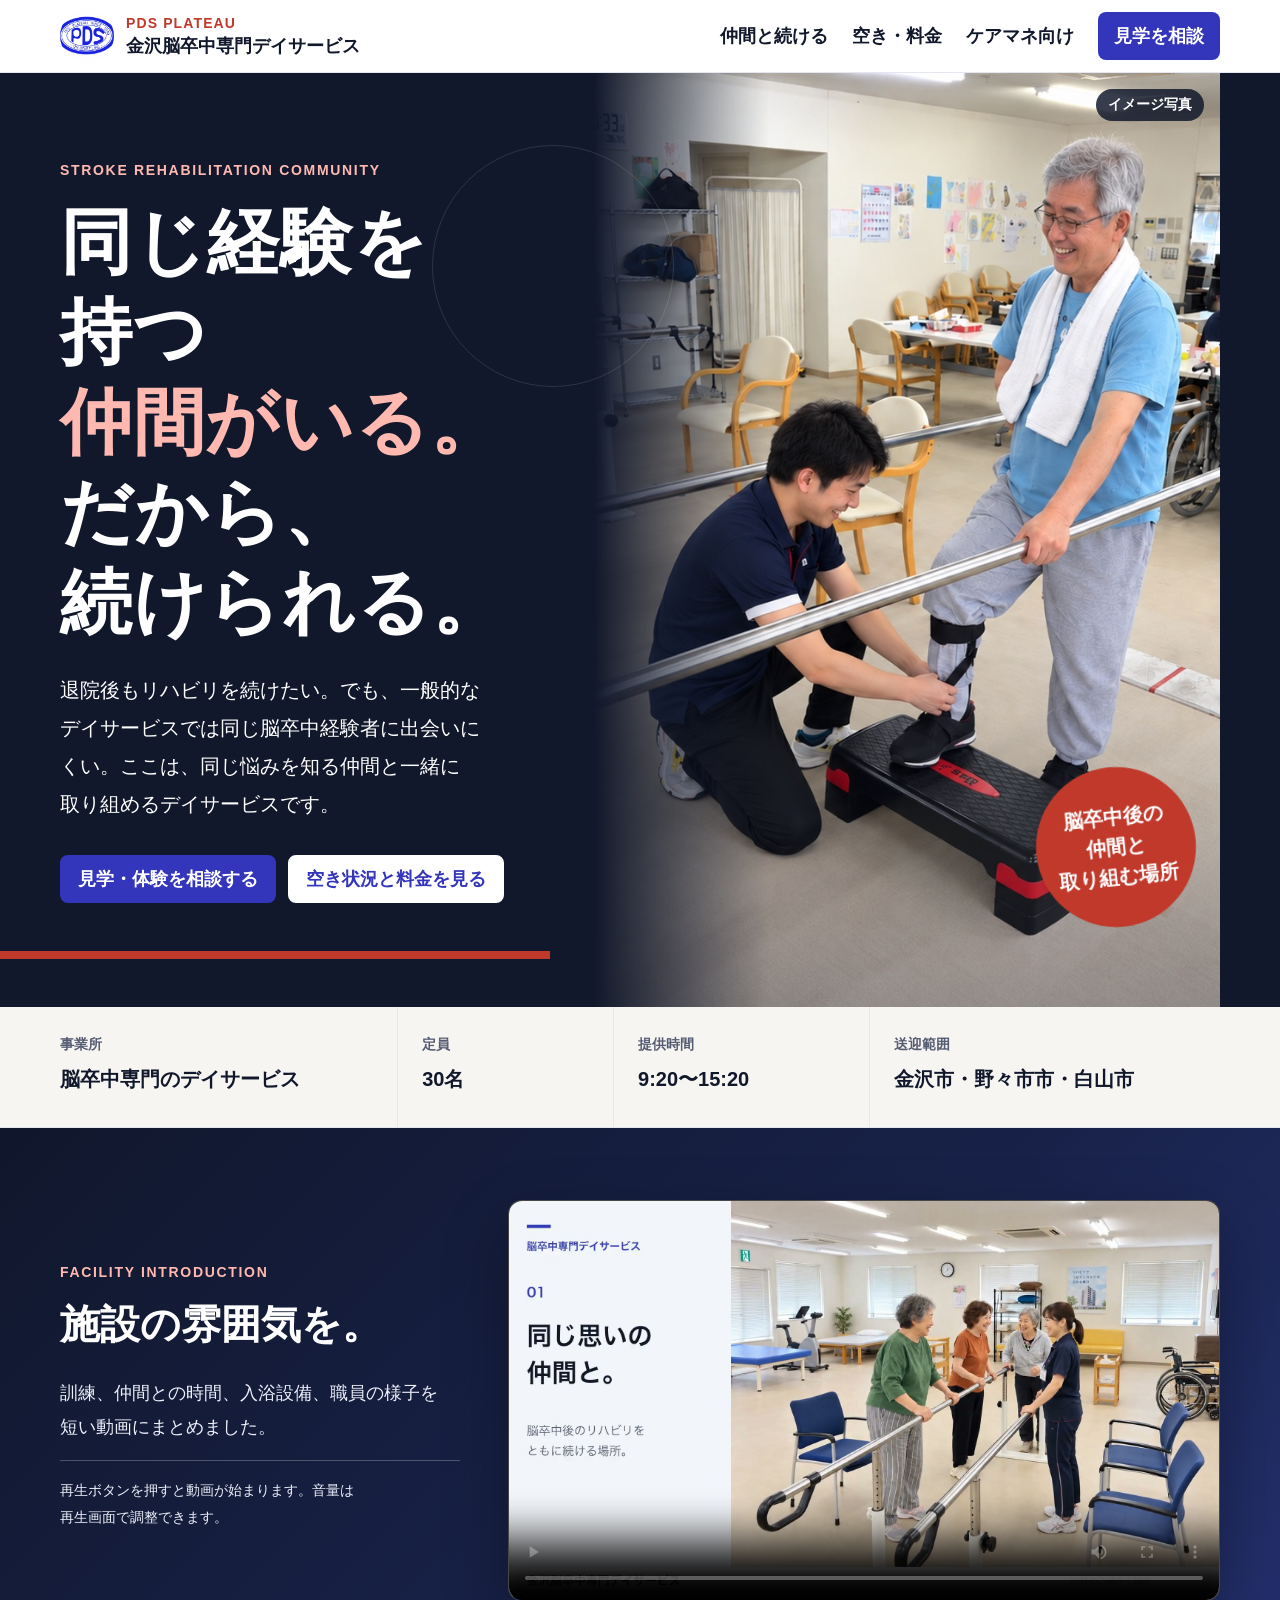
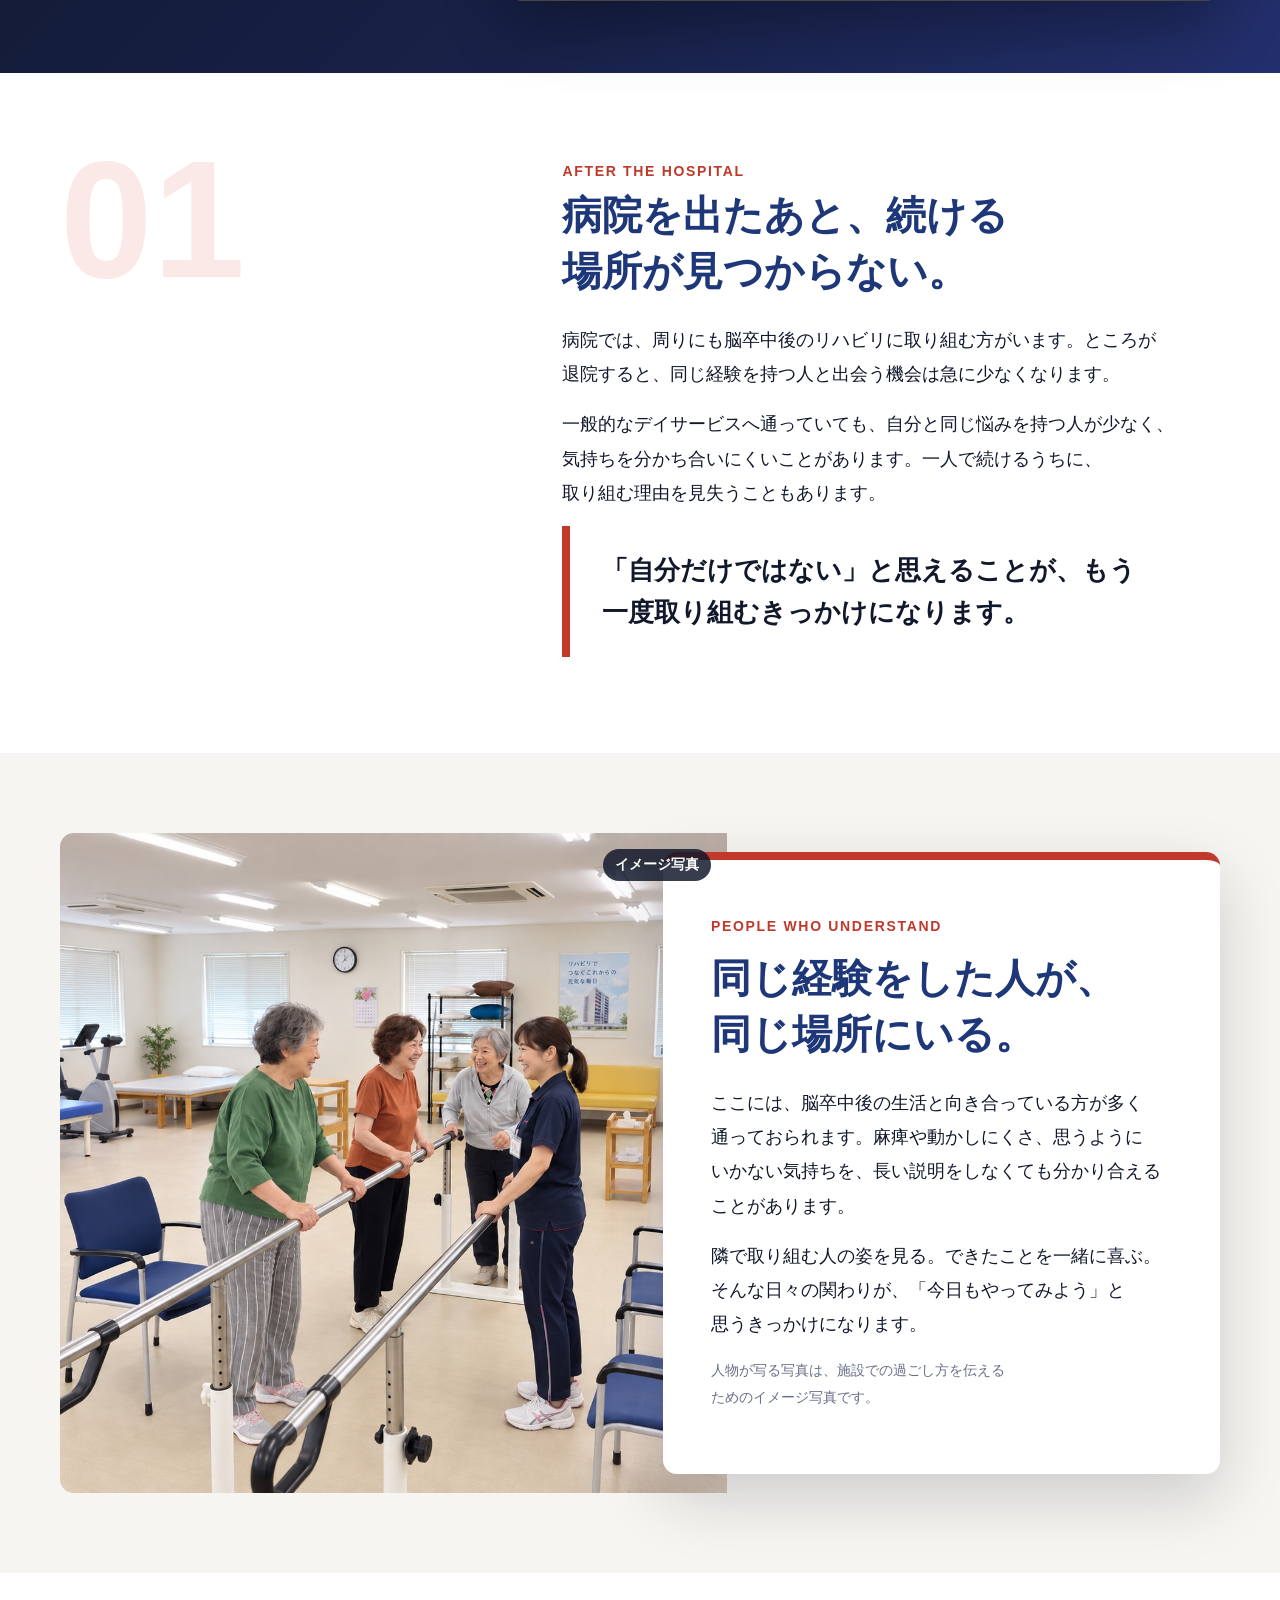
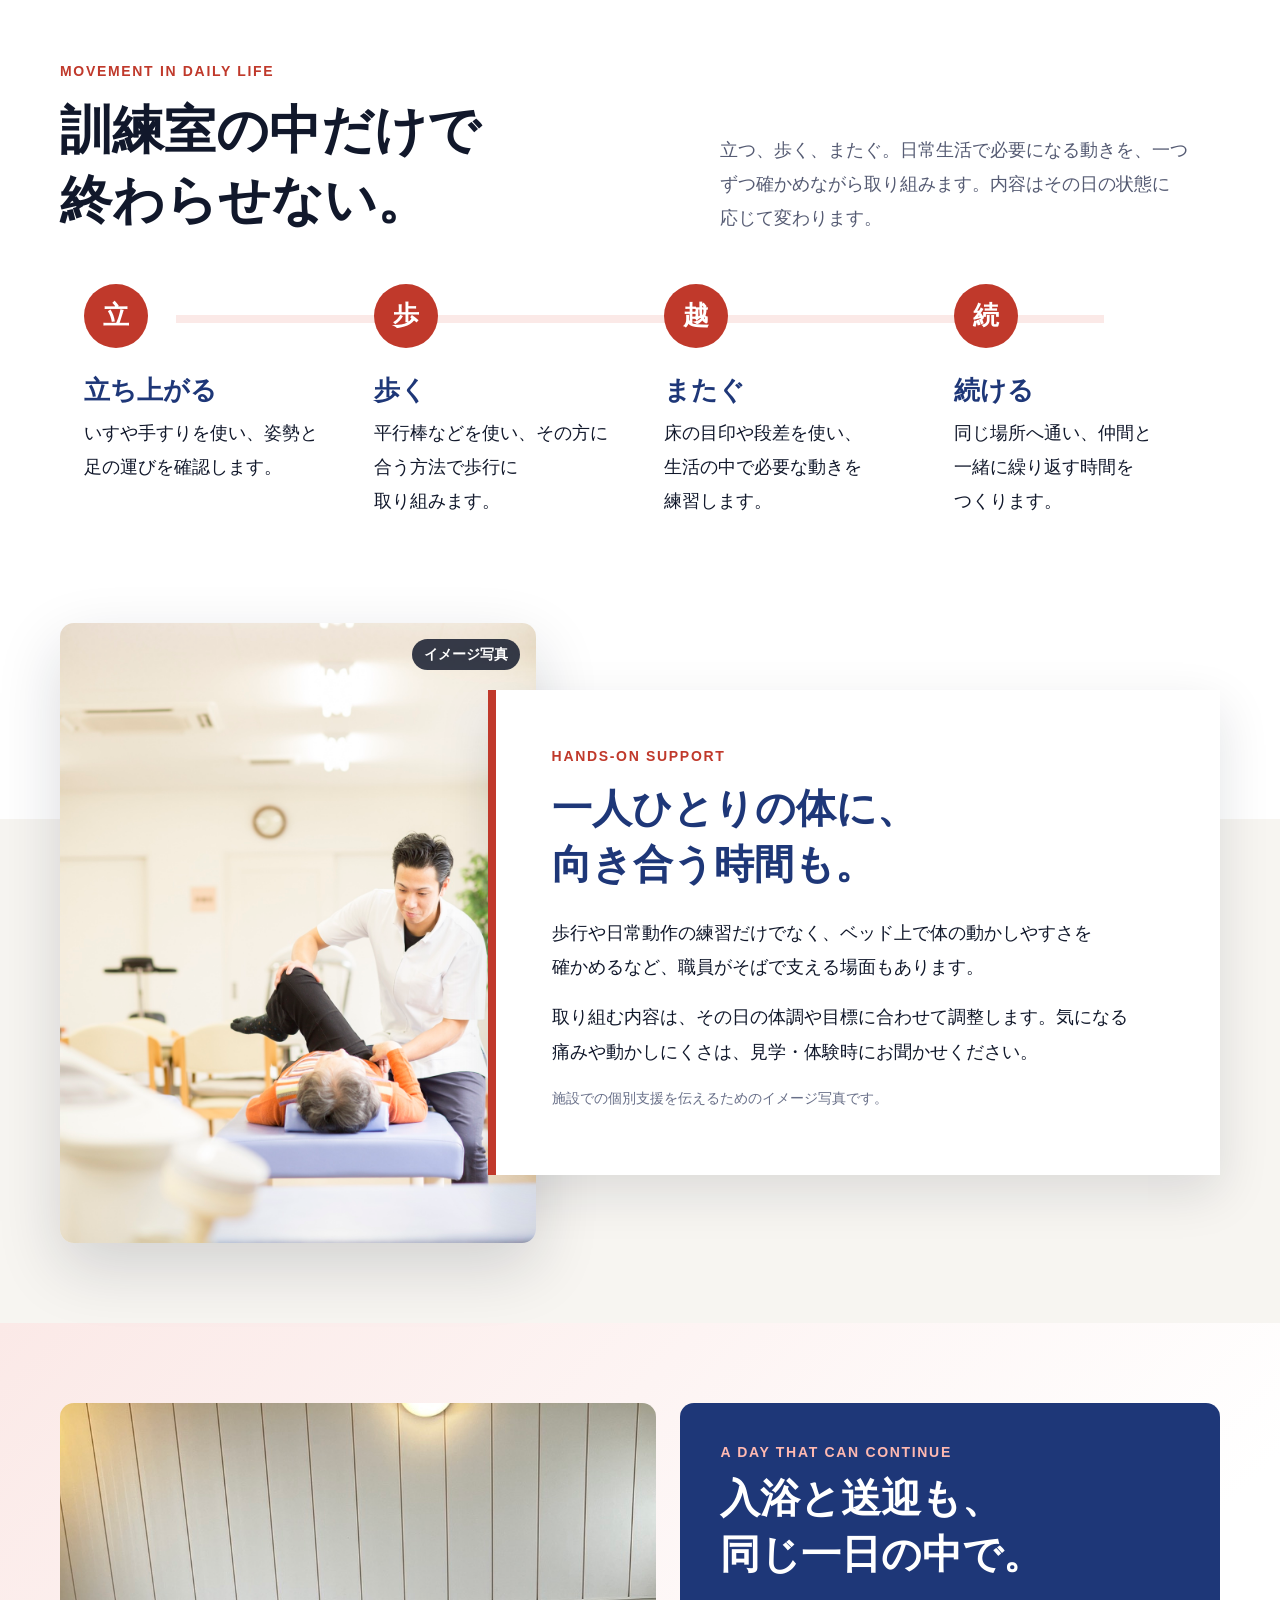
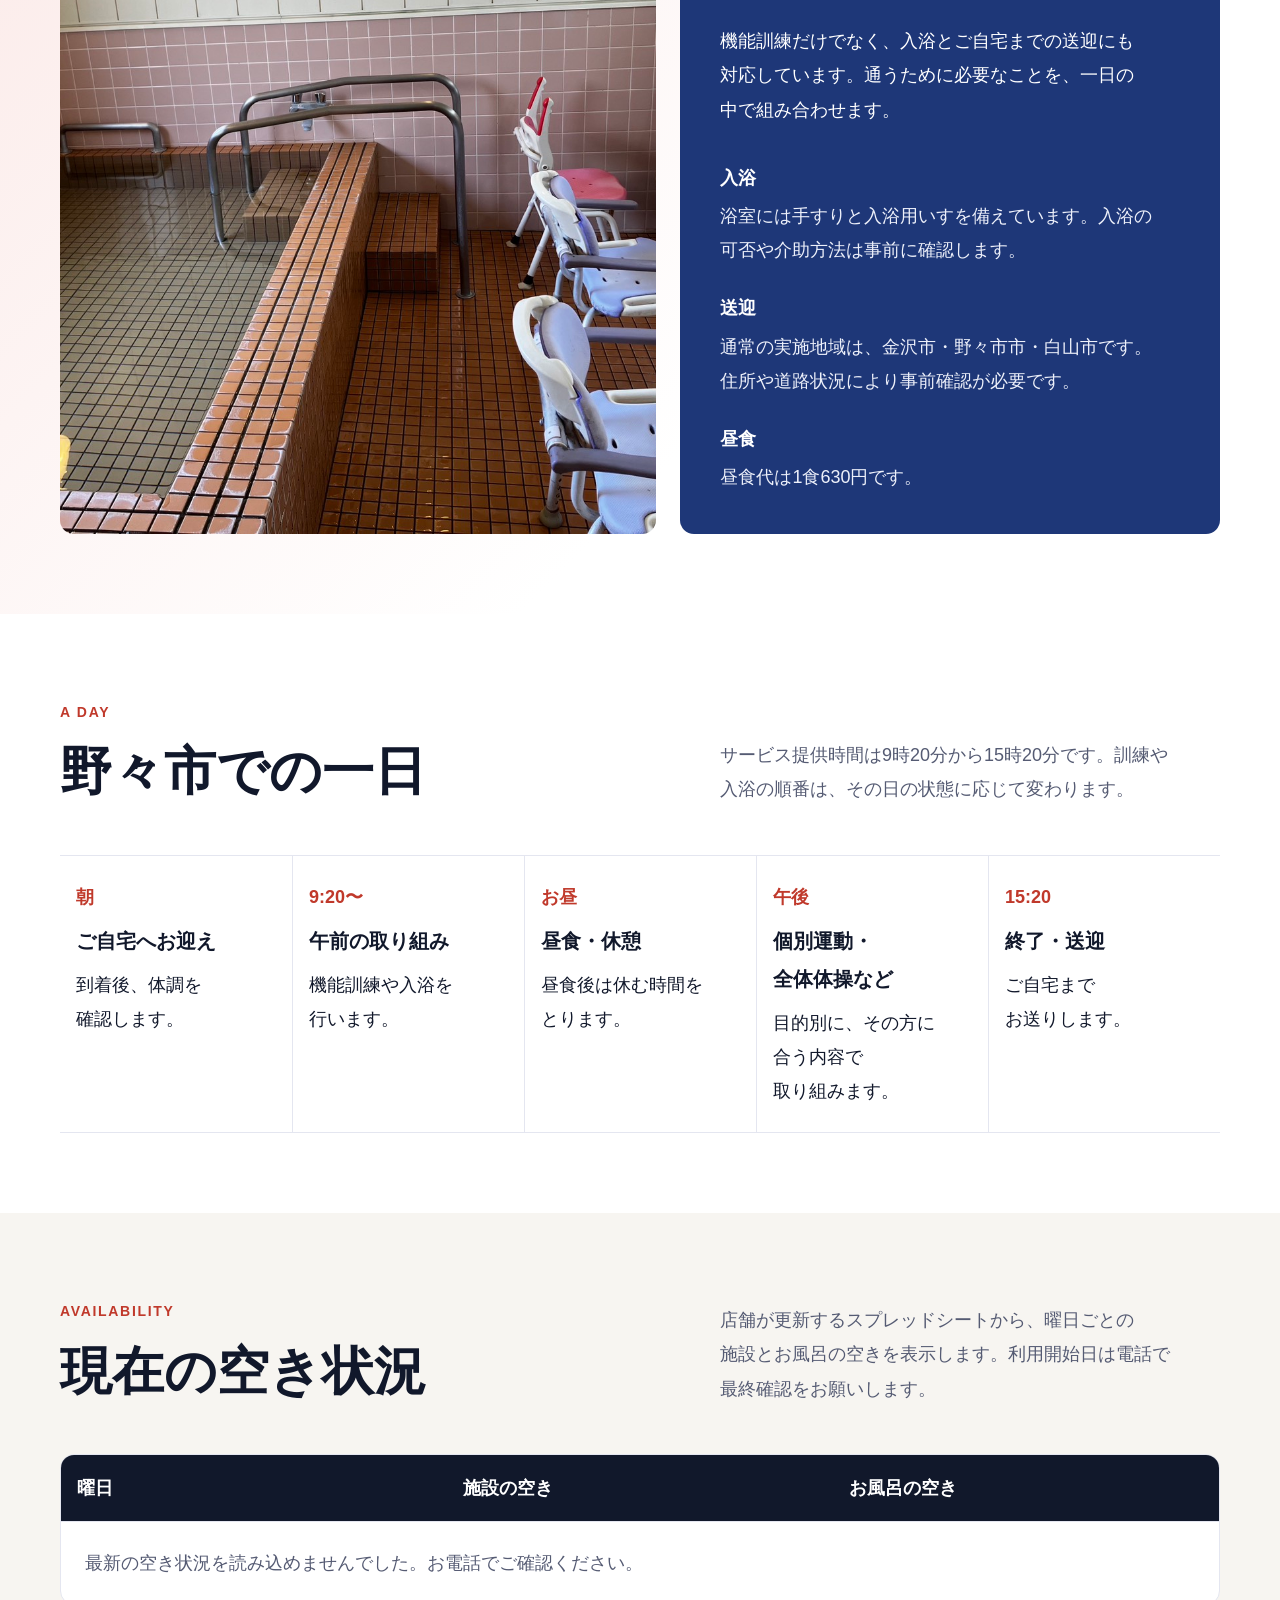
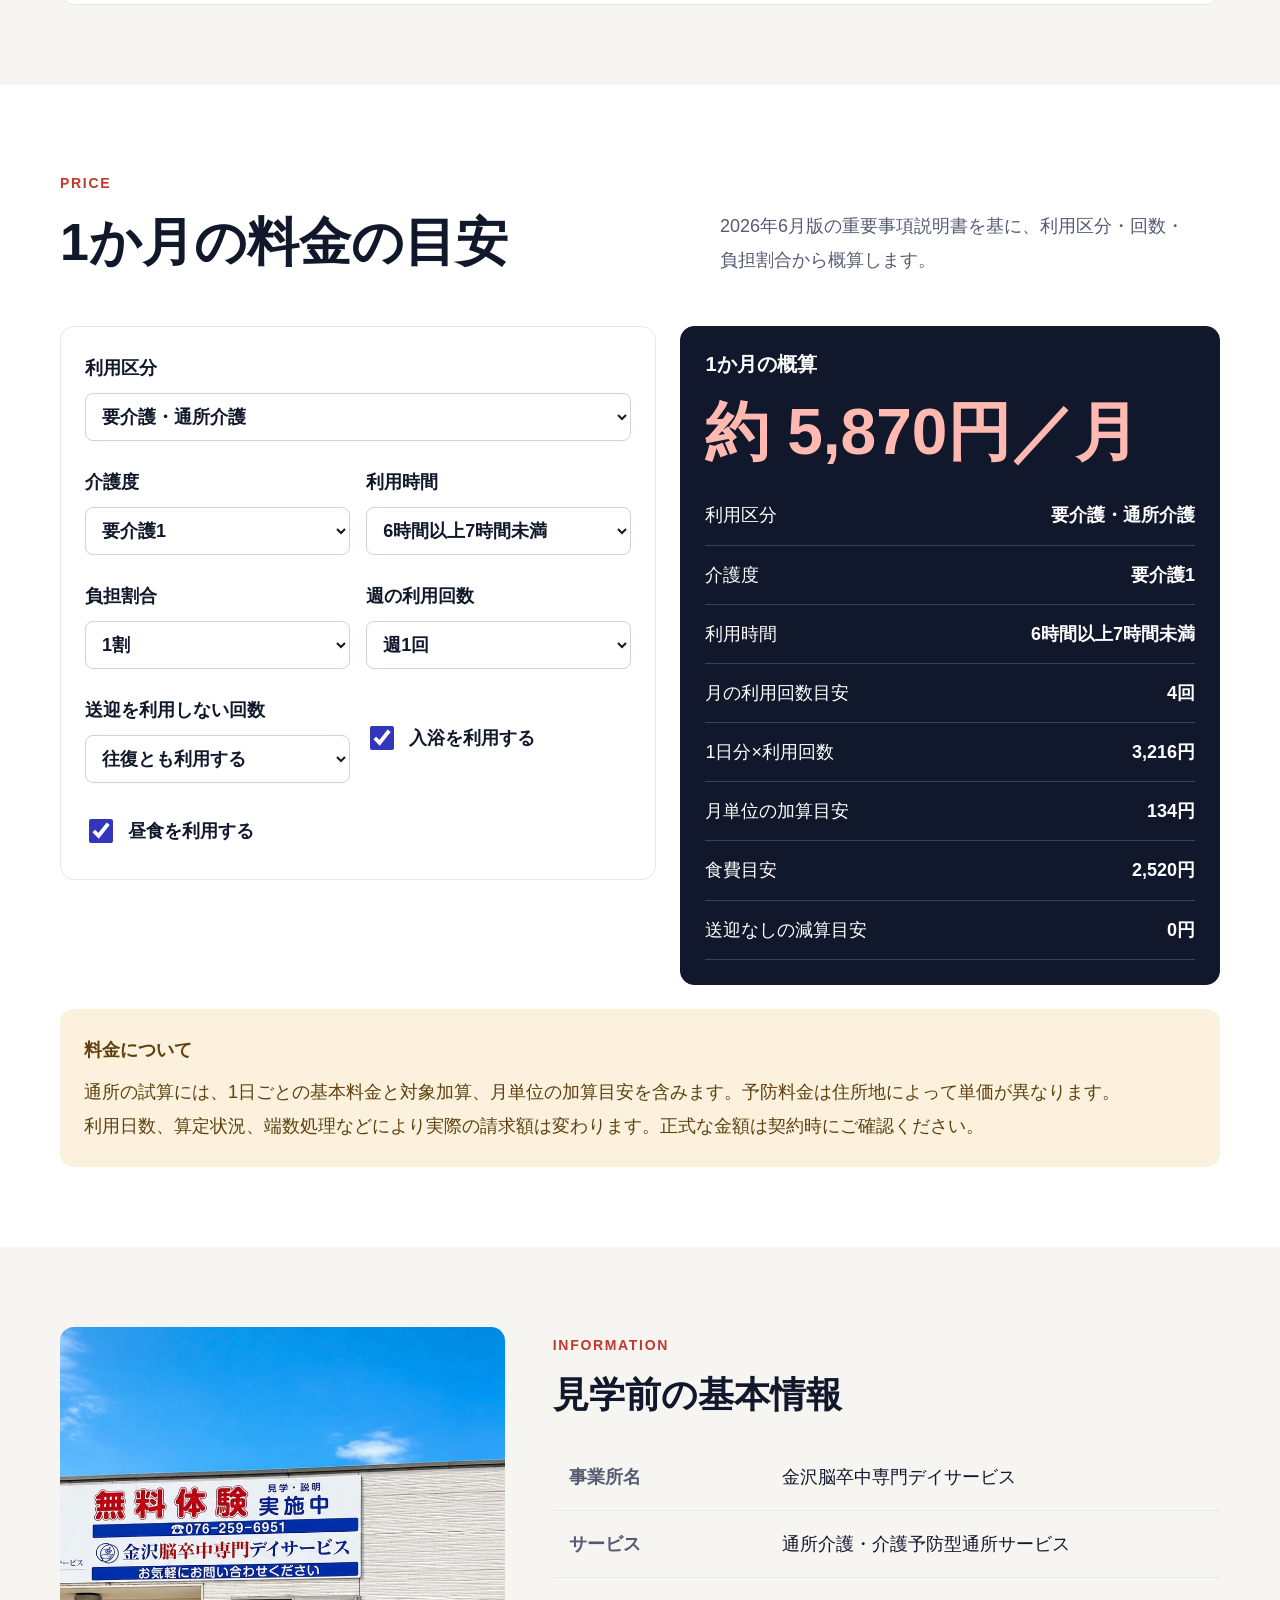
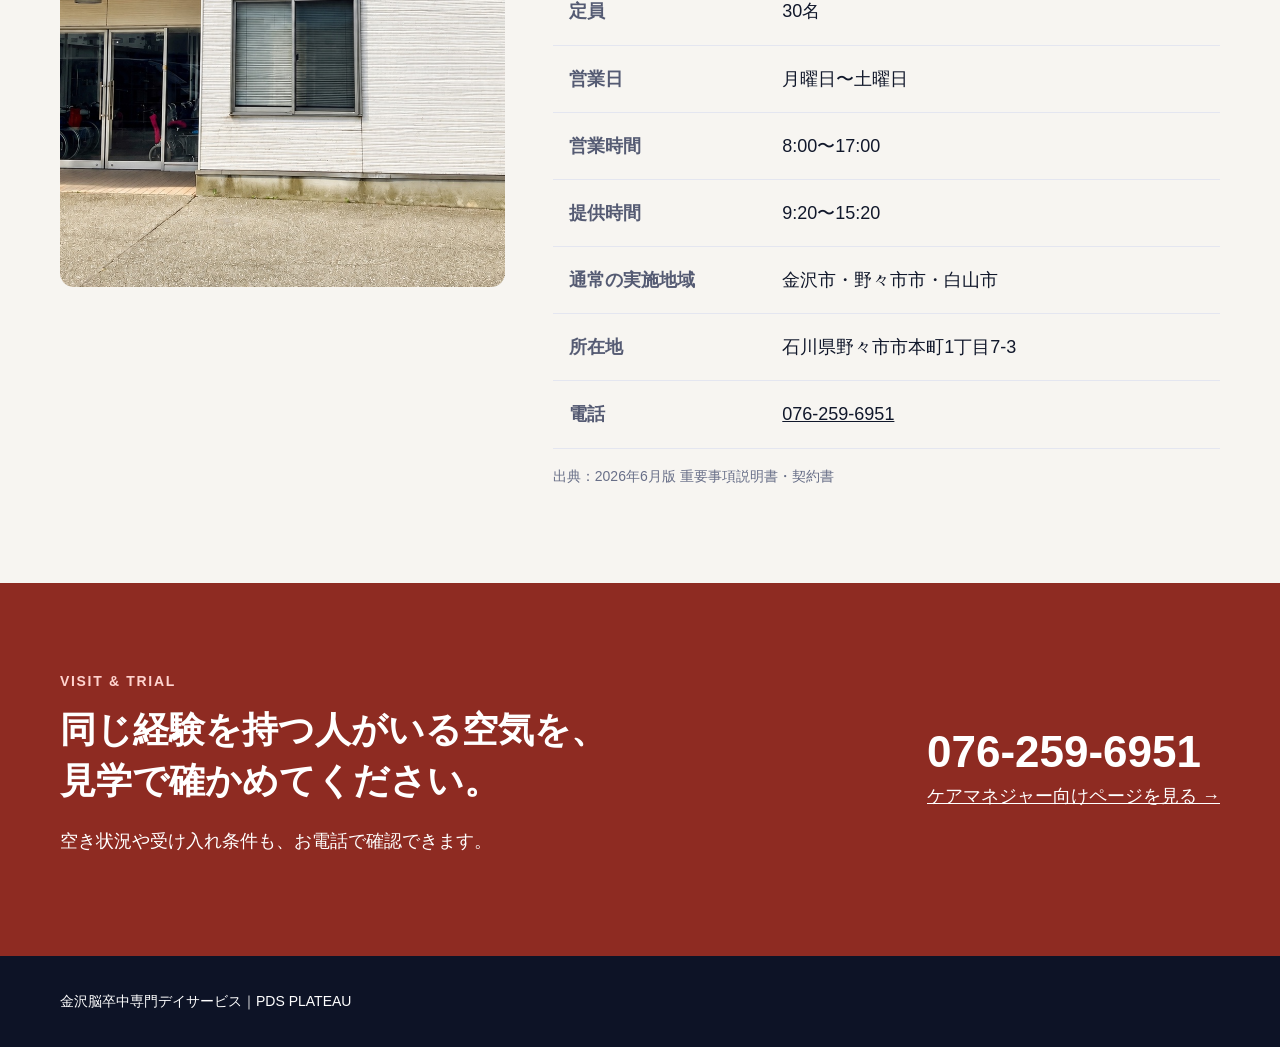
<file: index.html>
<!doctype html>
<html lang="ja">
<head>
  <meta charset="utf-8">
  <meta name="viewport" content="width=device-width,initial-scale=1">
  <meta name="robots" content="index,follow">
  <meta name="description" content="金沢脳卒中専門デイサービスの一般向け紹介ページ。脳卒中後のリハビリを、同じ経験を持つ仲間と続けられる環境、料金、空き状況をご案内します。">
  <title>金沢脳卒中専門デイサービス｜同じ経験を持つ仲間と続ける</title>
  <link rel="stylesheet" href="assets/kanazawa-nosotchu.css">
<link rel="stylesheet" href="mobile-review.css">
</head>
<body>
  <a class="skip" href="#main">本文へ移動</a>
  <nav class="site-nav" aria-label="ページ内メニュー">
    <div class="inner nav-row">
      <a class="brand" href="#top"><span class="brand-mark"><img src="assets/pds-logo.jpg" alt="PDSプラトー"></span><span><small>PDS PLATEAU</small>金沢脳卒中専門デイサービス</span></a>
      <div class="nav-links"><a href="#community">仲間と続ける</a><a href="#availability">空き・料金</a><a href="kanazawa-nosotchu-caremanager.html">ケアマネ向け</a><a class="nav-cta" href="tel:0762596951">見学を相談</a></div>
    </div>
  </nav>

  <main id="main">
    <header id="top" class="hero">
      <div class="inner hero-grid">
        <div class="hero-copy">
          <span class="eyebrow">STROKE REHABILITATION COMMUNITY</span>
          <h1>同じ経験を持つ<br><span>仲間がいる。</span><br>だから、続けられる。</h1>
          <p class="hero-lead">退院後もリハビリを続けたい。でも、一般的なデイサービスでは同じ脳卒中経験者に出会いにくい。ここは、同じ悩みを知る仲間と一緒に取り組めるデイサービスです。</p>
          <div class="hero-actions"><a class="btn btn-primary" href="tel:0762596951">見学・体験を相談する</a><a class="btn btn-secondary" href="#availability">空き状況と料金を見る</a></div>
        </div>
        <div class="hero-media"><img src="assets/kanazawa-nosotchu/rehab-step-image.jpg" alt="平行棒を使い、職員と段差練習に取り組むイメージ"><span class="photo-label">イメージ写真</span><div class="hero-stamp">脳卒中後の<br>仲間と<br>取り組む場所</div></div>
      </div>
    </header>

    <div class="fact-ribbon">
      <div class="inner facts-quick">
        <div class="quick"><span>事業所</span><strong>脳卒中専門のデイサービス</strong></div>
        <div class="quick"><span>定員</span><strong>30名</strong></div>
        <div class="quick"><span>提供時間</span><strong>9:20〜15:20</strong></div>
        <div class="quick"><span>送迎範囲</span><strong>金沢市・野々市市・白山市</strong></div>
      </div>
    </div>

    <section id="video" class="video-section">
      <div class="inner video-grid">
        <div class="video-copy">
          <span class="eyebrow">FACILITY INTRODUCTION</span>
          <h2>施設の雰囲気を。</h2>
          <p>訓練、仲間との時間、入浴設備、職員の様子を短い動画にまとめました。</p>
          <p class="video-note">再生ボタンを押すと動画が始まります。音量は再生画面で調整できます。</p>
        </div>
        <div class="video-frame">
          <video controls playsinline preload="metadata" poster="assets/kanazawa-nosotchu/intro-video-poster.jpg" aria-label="金沢脳卒中専門デイサービスの23秒紹介動画">
            <source src="assets/kanazawa-nosotchu/intro-video.mp4" type="video/mp4">
            お使いのブラウザでは動画を再生できません。
          </video>
        </div>
      </div>
    </section>

    <section>
      <div class="inner problem-grid">
        <div class="problem-number" aria-hidden="true">01</div>
        <div class="problem-copy">
          <span class="eyebrow">AFTER THE HOSPITAL</span>
          <h2>病院を出たあと、続ける場所が見つからない。</h2>
          <p>病院では、周りにも脳卒中後のリハビリに取り組む方がいます。ところが退院すると、同じ経験を持つ人と出会う機会は急に少なくなります。</p>
          <p>一般的なデイサービスへ通っていても、自分と同じ悩みを持つ人が少なく、気持ちを分かち合いにくいことがあります。一人で続けるうちに、取り組む理由を見失うこともあります。</p>
          <p class="pull-quote">「自分だけではない」と思えることが、もう一度取り組むきっかけになります。</p>
        </div>
      </div>
    </section>

    <section id="community" class="paper">
      <div class="inner community-grid">
        <div class="community-photo"><img src="assets/kanazawa-nosotchu/community-image.jpg" alt="明るい訓練室で、仲間と職員が平行棒を囲むイメージ"><span class="photo-label">イメージ写真</span></div>
        <div class="community-copy">
          <span class="eyebrow">PEOPLE WHO UNDERSTAND</span>
          <h2>同じ経験をした人が、同じ場所にいる。</h2>
          <p>ここには、脳卒中後の生活と向き合っている方が多く通っておられます。麻痺や動かしにくさ、思うようにいかない気持ちを、長い説明をしなくても分かり合えることがあります。</p>
          <p>隣で取り組む人の姿を見る。できたことを一緒に喜ぶ。そんな日々の関わりが、「今日もやってみよう」と思うきっかけになります。</p>
          <p class="photo-note">人物が写る写真は、施設での過ごし方を伝えるためのイメージ写真です。</p>
        </div>
      </div>
    </section>

    <section>
      <div class="inner">
        <div class="section-head"><div><span class="eyebrow">MOVEMENT IN DAILY LIFE</span><h2>訓練室の中だけで終わらせない。</h2></div><p>立つ、歩く、またぐ。日常生活で必要になる動きを、一つずつ確かめながら取り組みます。内容はその日の状態に応じて変わります。</p></div>
        <div class="movement-line">
          <article class="movement"><b>立</b><h3>立ち上がる</h3><p>いすや手すりを使い、姿勢と足の運びを確認します。</p></article>
          <article class="movement"><b>歩</b><h3>歩く</h3><p>平行棒などを使い、その方に合う方法で歩行に取り組みます。</p></article>
          <article class="movement"><b>越</b><h3>またぐ</h3><p>床の目印や段差を使い、生活の中で必要な動きを練習します。</p></article>
          <article class="movement"><b>続</b><h3>続ける</h3><p>同じ場所へ通い、仲間と一緒に繰り返す時間をつくります。</p></article>
        </div>
      </div>
    </section>

    <section class="hands-on-section">
      <div class="inner hands-on-grid">
        <div class="hands-on-photo"><img src="assets/kanazawa-nosotchu/hands-on-care.jpg" alt="ベッド上で職員が体の動かしやすさを確かめるイメージ"><span class="photo-label">イメージ写真</span></div>
        <div class="hands-on-copy"><span class="eyebrow">HANDS-ON SUPPORT</span><h2>一人ひとりの体に、向き合う時間も。</h2><p>歩行や日常動作の練習だけでなく、ベッド上で体の動かしやすさを確かめるなど、職員がそばで支える場面もあります。</p><p>取り組む内容は、その日の体調や目標に合わせて調整します。気になる痛みや動かしにくさは、見学・体験時にお聞かせください。</p><p class="photo-note">施設での個別支援を伝えるためのイメージ写真です。</p></div>
      </div>
    </section>

    <section class="soft-red">
      <div class="inner support-grid">
        <div class="support-photo"><img src="assets/kanazawa-nosotchu/bathroom.jpg" alt="手すりと入浴用いすを備えた浴室"></div>
        <div class="support-copy"><span class="eyebrow">A DAY THAT CAN CONTINUE</span><h2>入浴と送迎も、同じ一日の中で。</h2><p>機能訓練だけでなく、入浴とご自宅までの送迎にも対応しています。通うために必要なことを、一日の中で組み合わせます。</p><dl><div><dt>入浴</dt><dd>浴室には手すりと入浴用いすを備えています。入浴の可否や介助方法は事前に確認します。</dd></div><div><dt>送迎</dt><dd>通常の実施地域は、金沢市・野々市市・白山市です。住所や道路状況により事前確認が必要です。</dd></div><div><dt>昼食</dt><dd>昼食代は1食630円です。</dd></div></dl></div>
      </div>
    </section>

    <section>
      <div class="inner">
        <div class="section-head"><div><span class="eyebrow">A DAY</span><h2>野々市での一日</h2></div><p>サービス提供時間は9時20分から15時20分です。訓練や入浴の順番は、その日の状態に応じて変わります。</p></div>
        <div class="day-flow"><div class="day-step"><time>朝</time><strong>ご自宅へお迎え</strong><span>到着後、体調を確認します。</span></div><div class="day-step"><time>9:20〜</time><strong>午前の取り組み</strong><span>機能訓練や入浴を行います。</span></div><div class="day-step"><time>お昼</time><strong>昼食・休憩</strong><span>昼食後は休む時間をとります。</span></div><div class="day-step"><time>午後</time><strong>個別運動・全体体操など</strong><span>目的別に、その方に合う内容で取り組みます。</span></div><div class="day-step"><time>15:20</time><strong>終了・送迎</strong><span>ご自宅までお送りします。</span></div></div>
      </div>
    </section>

    <section id="availability" class="paper">
      <div class="inner">
        <div class="section-head"><div><span class="eyebrow">AVAILABILITY</span><h2>現在の空き状況</h2></div><p>店舗が更新するスプレッドシートから、曜日ごとの施設とお風呂の空きを表示します。利用開始日は電話で最終確認をお願いします。</p></div>
        <div class="availability-wrap"><table class="availability-table"><thead><tr><th>曜日</th><th>施設の空き</th><th>お風呂の空き</th></tr></thead><tbody id="availabilityBody"></tbody></table><p id="availabilityMessage" class="availability-message">最新情報を読み込んでいます。</p></div>
      </div>
    </section>

    <section id="price">
      <div class="inner">
        <div class="section-head"><div><span class="eyebrow">PRICE</span><h2>1か月の料金の目安</h2></div><p>2026年6月版の重要事項説明書を基に、利用区分・回数・負担割合から概算します。</p></div>
        <div class="simulator">
          <div class="sim-panel"><div class="form-grid">
            <label class="field field-wide">利用区分<select id="serviceType"><option value="daycare">要介護・通所介護</option><option value="nonoichi1">予防・野々市市（週1回）</option><option value="nonoichi2">予防・野々市市（週2回）</option><option value="kanazawa1">予防・金沢市（週1回）</option><option value="kanazawa2">予防・金沢市（週2回）</option><option value="hakusan1">予防・白山市（週1回）</option><option value="hakusan2">予防・白山市（週2回）</option></select></label>
            <label id="careLevelField" class="field">介護度<select id="careLevel"><option value="0">要介護1</option><option value="1">要介護2</option><option value="2">要介護3</option><option value="3">要介護4</option><option value="4">要介護5</option></select></label>
            <label id="timeSlotField" class="field">利用時間<select id="timeSlot"><option value="standard6">6時間以上7時間未満</option><option value="short5">5時間以上6時間未満</option><option value="short4">4時間以上5時間未満</option><option value="short3">3時間以上4時間未満</option></select></label>
            <label class="field">負担割合<select id="burden"><option value="1">1割</option><option value="2">2割</option><option value="3">3割</option></select></label>
            <label id="weeklyField" class="field">週の利用回数<select id="weekly"><option value="1">週1回</option><option value="2">週2回</option><option value="3">週3回</option><option value="4">週4回</option><option value="5">週5回</option><option value="6">週6回</option></select></label>
            <label class="field">送迎を利用しない回数<select id="transport"><option value="0">往復とも利用する</option><option value="1">片道のみ利用しない</option><option value="2">往復とも利用しない</option></select></label>
            <label id="bathField" class="check-field"><input id="bath" type="checkbox" checked>入浴を利用する</label><label class="check-field"><input id="lunch" type="checkbox" checked>昼食を利用する</label>
          </div></div>
          <aside class="result-panel" aria-live="polite"><h3>1か月の概算</h3><div id="totalPrice" class="total">計算中</div><ul id="breakdown" class="breakdown"></ul></aside>
        </div>
        <div class="notice"><strong>料金について</strong>通所の試算には、1日ごとの基本料金と対象加算、月単位の加算目安を含みます。予防料金は住所地によって単価が異なります。利用日数、算定状況、端数処理などにより実際の請求額は変わります。正式な金額は契約時にご確認ください。</div>
      </div>
    </section>

    <section class="paper">
      <div class="inner facts-grid"><div class="facts-photo"><img src="assets/kanazawa-nosotchu/exterior.jpg" alt="金沢脳卒中専門デイサービスの外観"></div><div><span class="eyebrow">INFORMATION</span><h2 style="font:900 36px/1.4 var(--pds-font-ui);margin:8px 0 24px">見学前の基本情報</h2><table class="fact-table"><tbody><tr><th>事業所名</th><td>金沢脳卒中専門デイサービス</td></tr><tr><th>サービス</th><td>通所介護・介護予防型通所サービス</td></tr><tr><th>定員</th><td>30名</td></tr><tr><th>営業日</th><td>月曜日〜土曜日</td></tr><tr><th>営業時間</th><td>8:00〜17:00</td></tr><tr><th>提供時間</th><td>9:20〜15:20</td></tr><tr><th>通常の実施地域</th><td>金沢市・野々市市・白山市</td></tr><tr><th>所在地</th><td>石川県野々市市本町1丁目7-3</td></tr><tr><th>電話</th><td><a href="tel:0762596951">076-259-6951</a></td></tr></tbody></table><p class="source-note">出典：2026年6月版 重要事項説明書・契約書</p></div></div>
    </section>

    <section class="contact-band"><div class="inner contact-row"><div><span class="eyebrow">VISIT &amp; TRIAL</span><h2>同じ経験を持つ人がいる空気を、見学で確かめてください。</h2><p>空き状況や受け入れ条件も、お電話で確認できます。</p></div><div><a class="phone" href="tel:0762596951">076-259-6951</a><br><a href="kanazawa-nosotchu-caremanager.html">ケアマネジャー向けページを見る →</a></div></div></section>
  </main>
  <footer><div class="inner">金沢脳卒中専門デイサービス｜PDS PLATEAU</div></footer>
  <script src="assets/facility-tools.js"></script><script src="assets/kanazawa-nosotchu-config.js"></script><script>PDSFacilityTools.init(PDSKanazawaNosotchuConfig);</script>
<script src="mobile-review.js"></script>
</body>
</html>
</file>
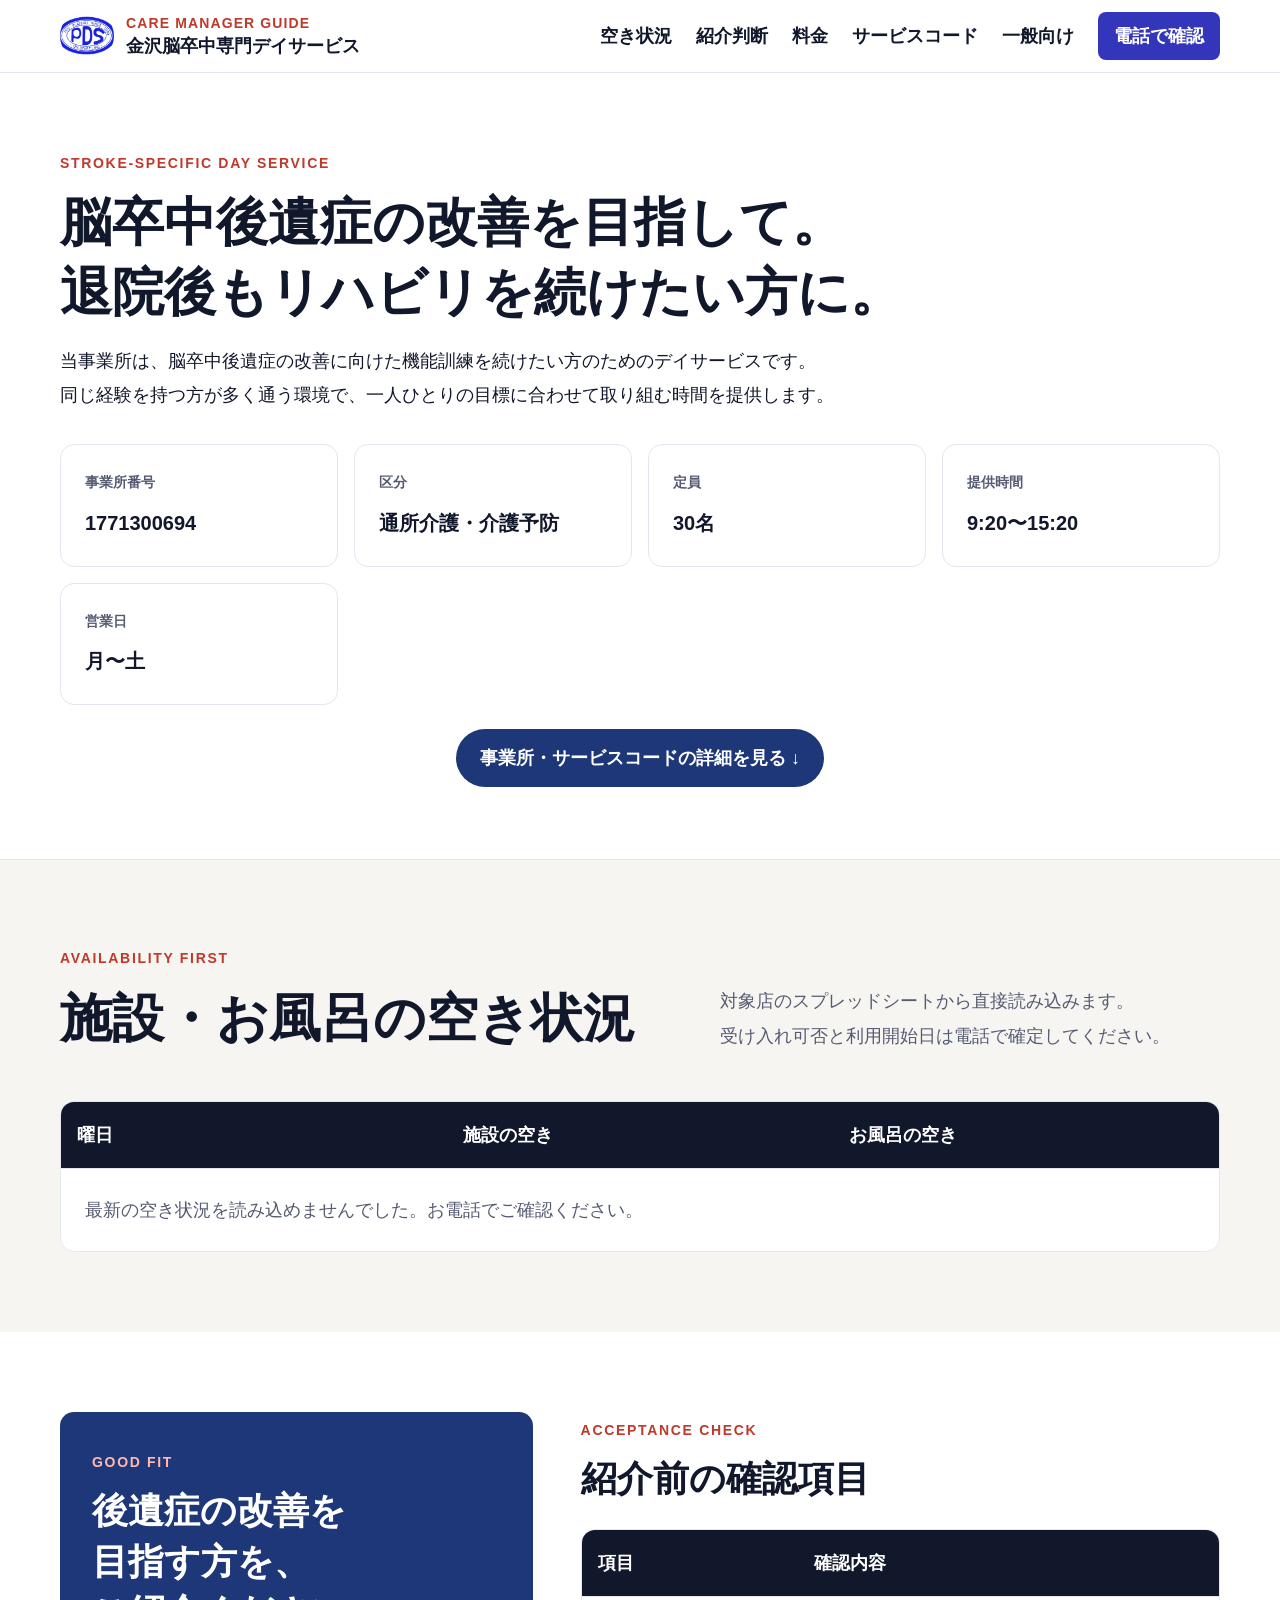
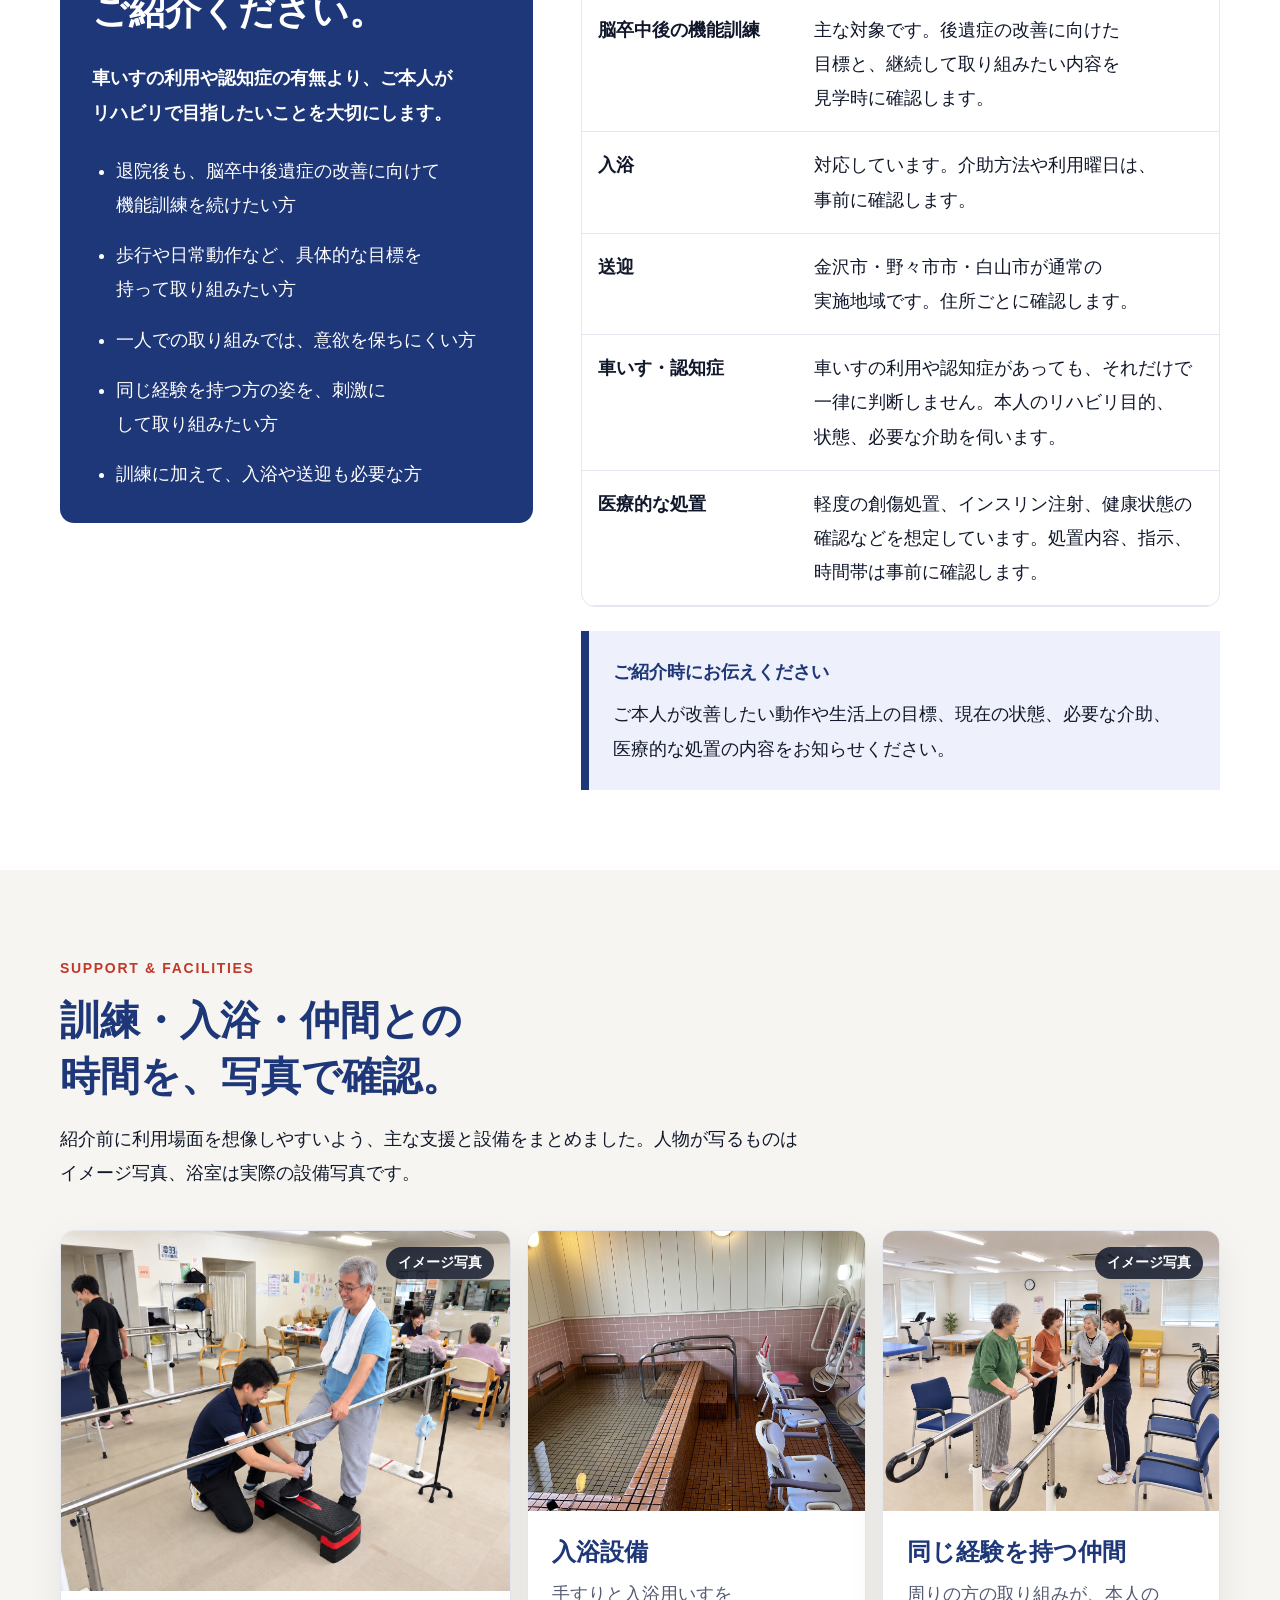
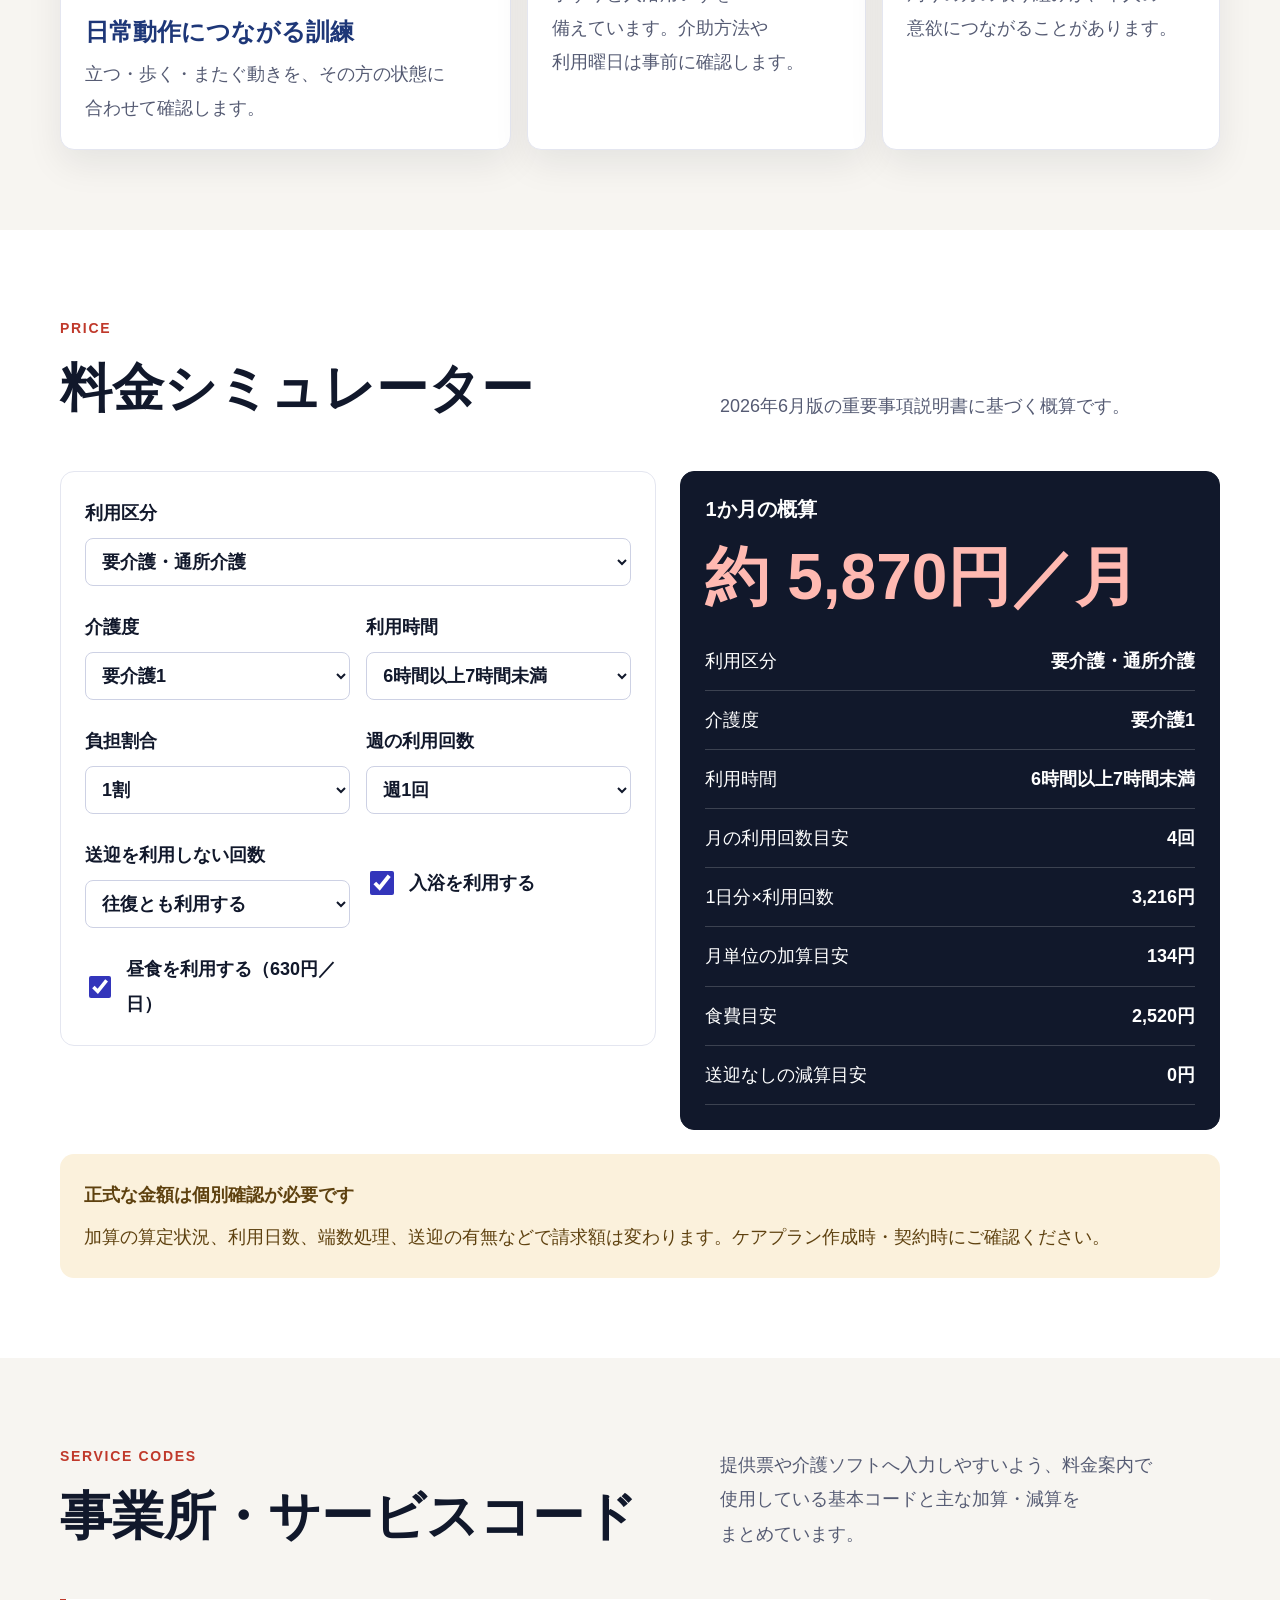
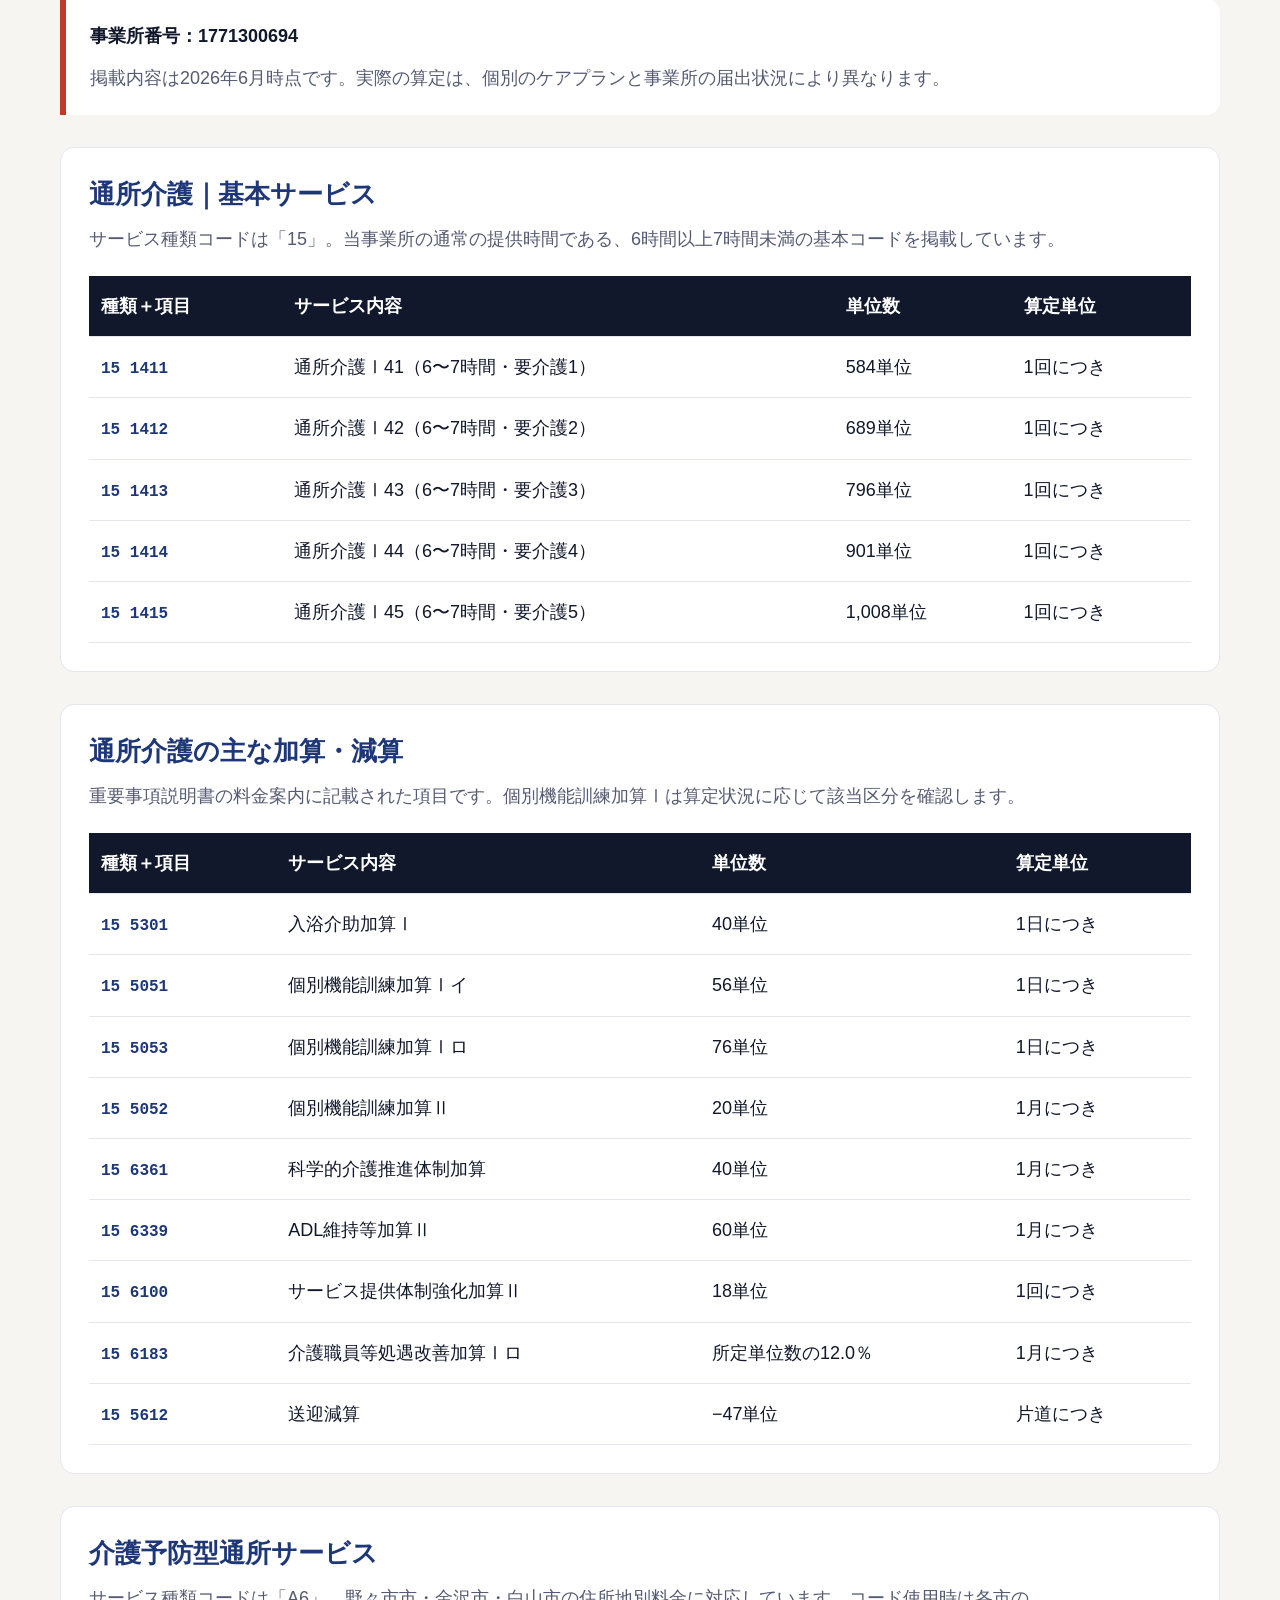
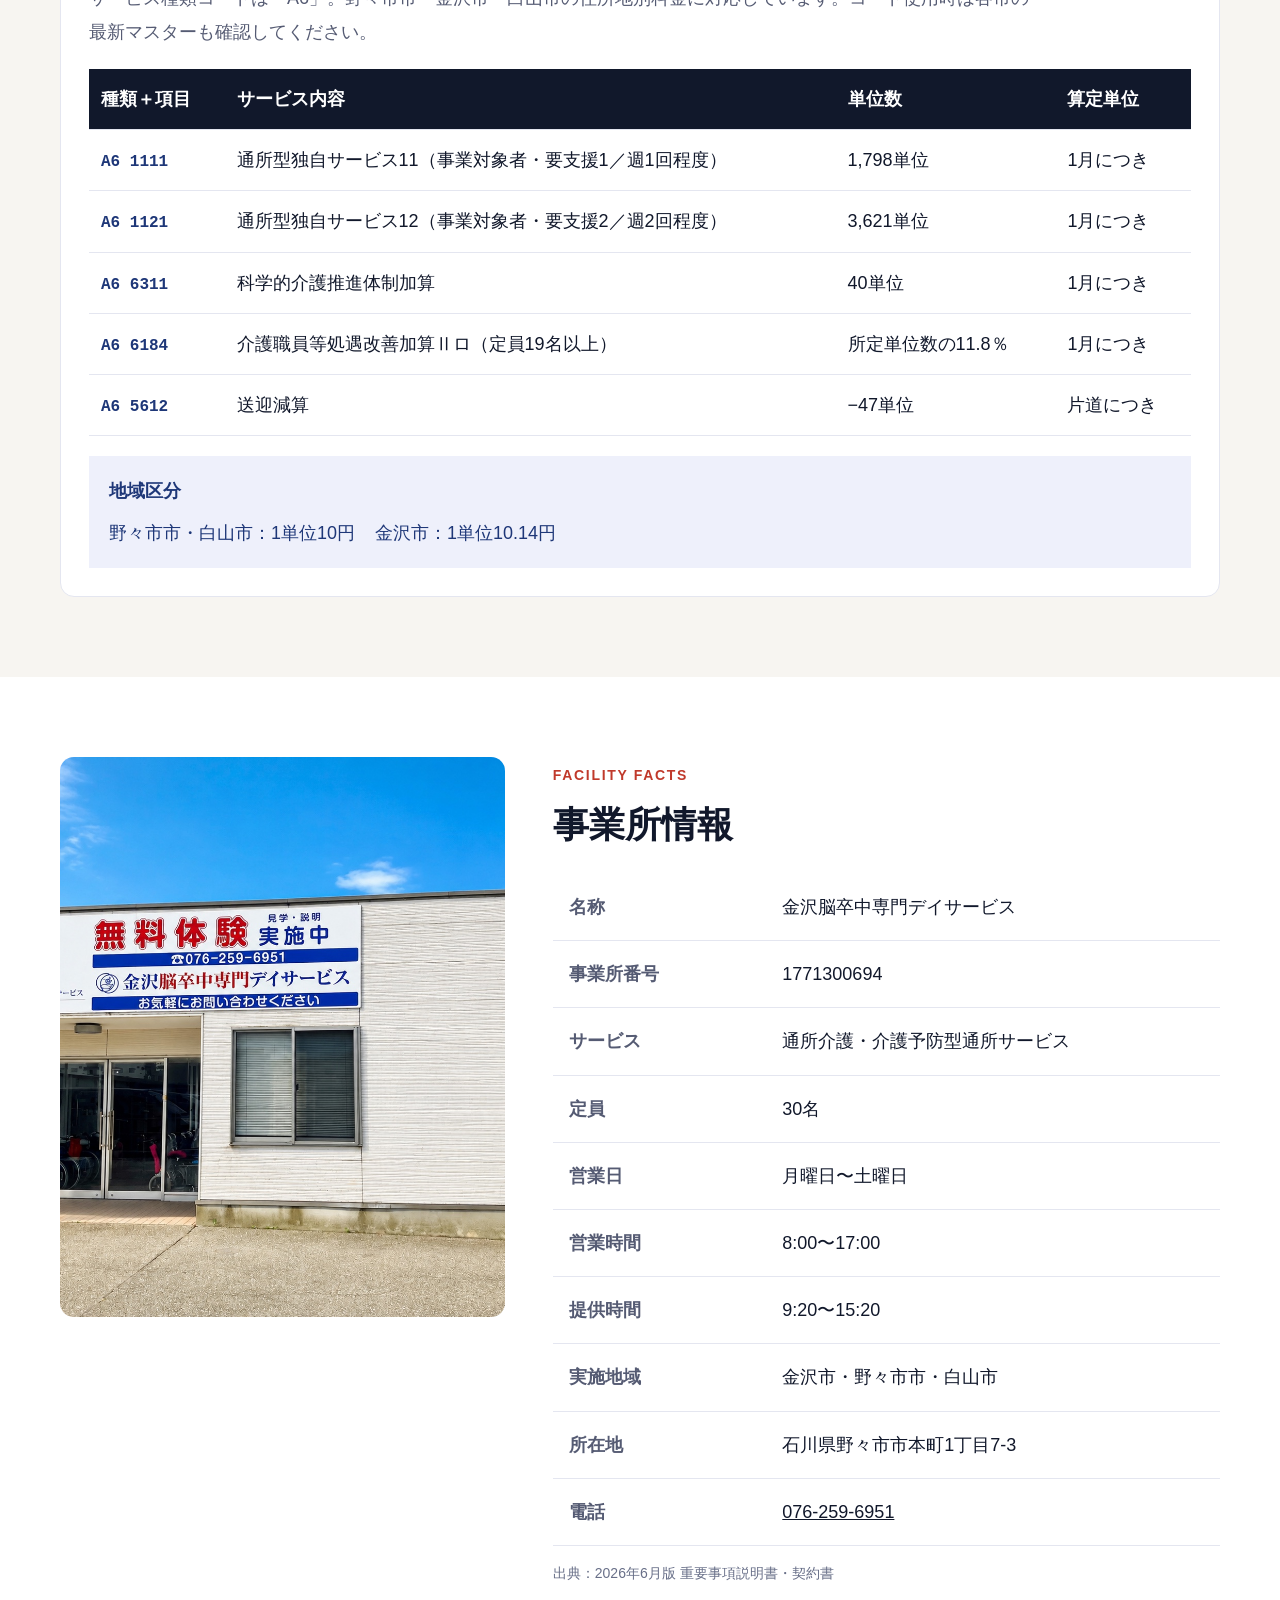
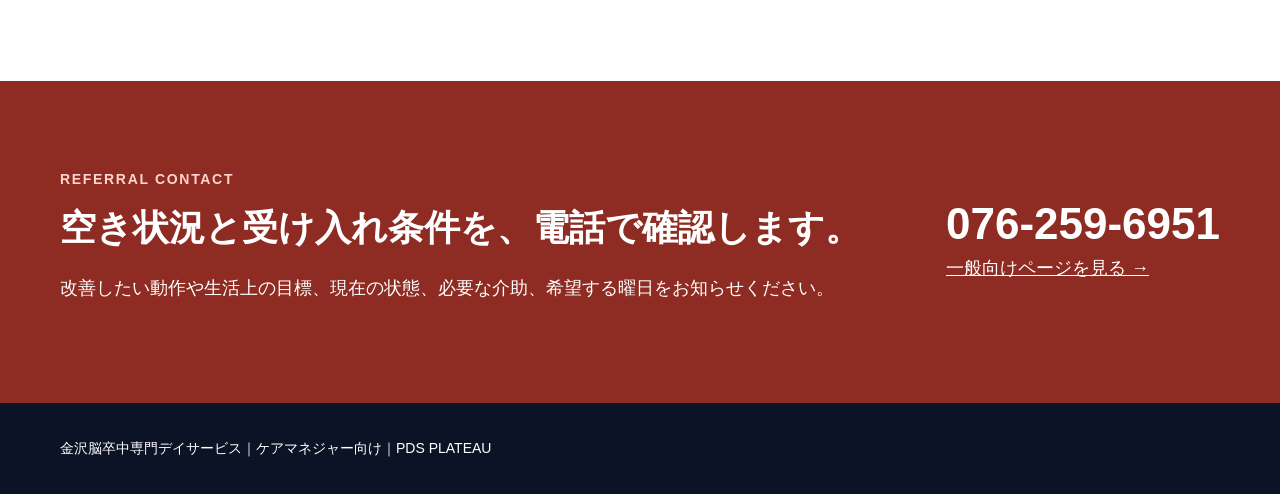
<file: kanazawa-nosotchu-caremanager.html>
<!doctype html>
<html lang="ja">
<head>
  <meta charset="utf-8">
  <meta name="viewport" content="width=device-width,initial-scale=1">
  <meta name="robots" content="index,follow">
  <meta name="description" content="金沢脳卒中専門デイサービスのケアマネジャー向け情報。空き状況、紹介判断、料金、事業所情報を掲載しています。">
  <title>ケアマネジャー向け｜金沢脳卒中専門デイサービス</title>
  <link rel="stylesheet" href="assets/kanazawa-nosotchu.css">
<link rel="stylesheet" href="mobile-review.css">
</head>
<body class="pds-call-page">
  <a class="skip" href="#main">本文へ移動</a>
  <nav class="site-nav" aria-label="ページ内メニュー"><div class="inner nav-row"><a class="brand" href="#top"><span class="brand-mark"><img src="assets/pds-logo.jpg" alt="PDSプラトー"></span><span><small>CARE MANAGER GUIDE</small>金沢脳卒中専門デイサービス</span></a><div class="nav-links"><a href="#availability">空き状況</a><a href="#referral">紹介判断</a><a href="#price">料金</a><a href="#service-codes">サービスコード</a><a href="kanazawa-nosotchu.html">一般向け</a><a class="nav-cta" href="tel:0762596951">電話で確認</a></div></div></nav>

  <main id="main">
    <header id="top" class="practical-hero"><div class="inner"><span class="eyebrow">STROKE-SPECIFIC DAY SERVICE</span><h1>脳卒中後遺症の改善を目指して。退院後もリハビリを続けたい方に。</h1><p>当事業所は、脳卒中後遺症の改善に向けた機能訓練を続けたい方のためのデイサービスです。同じ経験を持つ方が多く通う環境で、一人ひとりの目標に合わせて取り組む時間を提供します。</p><div class="quick-facts"><div class="quick-fact"><span>事業所番号</span><strong>1771300694</strong></div><div class="quick-fact"><span>区分</span><strong>通所介護・介護予防</strong></div><div class="quick-fact"><span>定員</span><strong>30名</strong></div><div class="quick-fact"><span>提供時間</span><strong>9:20〜15:20</strong></div><div class="quick-fact"><span>営業日</span><strong>月〜土</strong></div></div><div class="detail-jump-wrap"><a class="detail-jump" href="#service-codes">事業所・サービスコードの詳細を見る ↓</a></div></div></header>

    <section id="availability" class="paper"><div class="inner"><div class="section-head"><div><span class="eyebrow">AVAILABILITY FIRST</span><h2>施設・お風呂の空き状況</h2></div><p>対象店のスプレッドシートから直接読み込みます。受け入れ可否と利用開始日は電話で確定してください。</p></div><div class="availability-wrap"><table class="availability-table"><thead><tr><th>曜日</th><th>施設の空き</th><th>お風呂の空き</th></tr></thead><tbody id="availabilityBody"></tbody></table><p id="availabilityMessage" class="availability-message">最新情報を読み込んでいます。</p></div></div></section>

    <section id="referral"><div class="inner referral-grid"><div class="fit-panel"><span class="eyebrow" style="color:#FFB9B1">GOOD FIT</span><h2>後遺症の改善を目指す方を、ご紹介ください。</h2><p class="fit-lead">車いすの利用や認知症の有無より、ご本人がリハビリで目指したいことを大切にします。</p><ul class="fit-list"><li>退院後も、脳卒中後遺症の改善に向けて機能訓練を続けたい方</li><li>歩行や日常動作など、具体的な目標を持って取り組みたい方</li><li>一人での取り組みでは、意欲を保ちにくい方</li><li>同じ経験を持つ方の姿を、刺激にして取り組みたい方</li><li>訓練に加えて、入浴や送迎も必要な方</li></ul></div><div><span class="eyebrow">ACCEPTANCE CHECK</span><h2 class="acceptance-title">紹介前の確認項目</h2><div class="acceptance-wrap"><table class="acceptance-table"><thead><tr><th>項目</th><th>確認内容</th></tr></thead><tbody><tr><th>脳卒中後の機能訓練</th><td>主な対象です。後遺症の改善に向けた目標と、継続して取り組みたい内容を見学時に確認します。</td></tr><tr><th>入浴</th><td>対応しています。介助方法や利用曜日は、事前に確認します。</td></tr><tr><th>送迎</th><td>金沢市・野々市市・白山市が通常の実施地域です。住所ごとに確認します。</td></tr><tr><th>車いす・認知症</th><td>車いすの利用や認知症があっても、それだけで一律に判断しません。本人のリハビリ目的、状態、必要な介助を伺います。</td></tr><tr><th>医療的な処置</th><td>軽度の創傷処置、インスリン注射、健康状態の確認などを想定しています。処置内容、指示、時間帯は事前に確認します。</td></tr></tbody></table></div><div class="decision-note"><strong>ご紹介時にお伝えください</strong><p>ご本人が改善したい動作や生活上の目標、現在の状態、必要な介助、医療的な処置の内容をお知らせください。</p></div></div></div></section>

    <section class="paper"><div class="inner"><div class="care-evidence-head"><span class="eyebrow">SUPPORT &amp; FACILITIES</span><h2>訓練・入浴・仲間との時間を、写真で確認。</h2><p>紹介前に利用場面を想像しやすいよう、主な支援と設備をまとめました。人物が写るものはイメージ写真、浴室は実際の設備写真です。</p></div><div class="care-evidence-grid"><article class="care-evidence-card"><div class="care-evidence-photo"><img src="assets/kanazawa-nosotchu/rehab-step-image.jpg" alt="平行棒を使い、職員と段差練習に取り組むイメージ"><span class="photo-label">イメージ写真</span></div><div class="care-evidence-copy"><strong>日常動作につながる訓練</strong><p>立つ・歩く・またぐ動きを、その方の状態に合わせて確認します。</p></div></article><article class="care-evidence-card"><div class="care-evidence-photo"><img src="assets/kanazawa-nosotchu/bathroom.jpg" alt="手すりと入浴用いすを備えた実際の浴室"></div><div class="care-evidence-copy"><strong>入浴設備</strong><p>手すりと入浴用いすを備えています。介助方法や利用曜日は事前に確認します。</p></div></article><article class="care-evidence-card"><div class="care-evidence-photo"><img src="assets/kanazawa-nosotchu/community-image.jpg" alt="明るい訓練室で仲間と職員が平行棒を囲むイメージ"><span class="photo-label">イメージ写真</span></div><div class="care-evidence-copy"><strong>同じ経験を持つ仲間</strong><p>周りの方の取り組みが、本人の意欲につながることがあります。</p></div></article></div></div></section>

    <section id="price"><div class="inner"><div class="section-head"><div><span class="eyebrow">PRICE</span><h2>料金シミュレーター</h2></div><p>2026年6月版の重要事項説明書に基づく概算です。</p></div><div class="simulator"><div class="sim-panel"><div class="form-grid">
      <label class="field field-wide">利用区分<select id="serviceType"><option value="daycare">要介護・通所介護</option><option value="nonoichi1">予防・野々市市（週1回）</option><option value="nonoichi2">予防・野々市市（週2回）</option><option value="kanazawa1">予防・金沢市（週1回）</option><option value="kanazawa2">予防・金沢市（週2回）</option><option value="hakusan1">予防・白山市（週1回）</option><option value="hakusan2">予防・白山市（週2回）</option></select></label>
      <label id="careLevelField" class="field">介護度<select id="careLevel"><option value="0">要介護1</option><option value="1">要介護2</option><option value="2">要介護3</option><option value="3">要介護4</option><option value="4">要介護5</option></select></label>
      <label id="timeSlotField" class="field">利用時間<select id="timeSlot"><option value="standard6">6時間以上7時間未満</option><option value="short5">5時間以上6時間未満</option><option value="short4">4時間以上5時間未満</option><option value="short3">3時間以上4時間未満</option></select></label>
      <label class="field">負担割合<select id="burden"><option value="1">1割</option><option value="2">2割</option><option value="3">3割</option></select></label>
      <label id="weeklyField" class="field">週の利用回数<select id="weekly"><option value="1">週1回</option><option value="2">週2回</option><option value="3">週3回</option><option value="4">週4回</option><option value="5">週5回</option><option value="6">週6回</option></select></label>
      <label class="field">送迎を利用しない回数<select id="transport"><option value="0">往復とも利用する</option><option value="1">片道のみ利用しない</option><option value="2">往復とも利用しない</option></select></label>
      <label id="bathField" class="check-field"><input id="bath" type="checkbox" checked>入浴を利用する</label><label class="check-field"><input id="lunch" type="checkbox" checked>昼食を利用する（630円／日）</label>
    </div></div><aside class="result-panel" aria-live="polite"><h3>1か月の概算</h3><div id="totalPrice" class="total">計算中</div><ul id="breakdown" class="breakdown"></ul></aside></div><div class="notice"><strong>正式な金額は個別確認が必要です</strong>加算の算定状況、利用日数、端数処理、送迎の有無などで請求額は変わります。ケアプラン作成時・契約時にご確認ください。</div></div></section>

    <section id="service-codes" class="paper"><div class="inner"><div class="section-head"><div><span class="eyebrow">SERVICE CODES</span><h2>事業所・サービスコード</h2></div><p>提供票や介護ソフトへ入力しやすいよう、料金案内で使用している基本コードと主な加算・減算をまとめています。</p></div><div class="code-note"><p><strong>事業所番号：1771300694</strong></p><p>掲載内容は2026年6月時点です。実際の算定は、個別のケアプランと事業所の届出状況により異なります。</p></div>

      <div class="code-group"><h3>通所介護｜基本サービス</h3><p>サービス種類コードは「15」。当事業所の通常の提供時間である、6時間以上7時間未満の基本コードを掲載しています。</p><div class="code-table-wrap"><table class="code-table"><thead><tr><th>種類＋項目</th><th>サービス内容</th><th>単位数</th><th>算定単位</th></tr></thead><tbody>
        <tr><th><code>15 1411</code></th><td>通所介護Ⅰ41（6〜7時間・要介護1）</td><td>584単位</td><td>1回につき</td></tr><tr><th><code>15 1412</code></th><td>通所介護Ⅰ42（6〜7時間・要介護2）</td><td>689単位</td><td>1回につき</td></tr><tr><th><code>15 1413</code></th><td>通所介護Ⅰ43（6〜7時間・要介護3）</td><td>796単位</td><td>1回につき</td></tr><tr><th><code>15 1414</code></th><td>通所介護Ⅰ44（6〜7時間・要介護4）</td><td>901単位</td><td>1回につき</td></tr><tr><th><code>15 1415</code></th><td>通所介護Ⅰ45（6〜7時間・要介護5）</td><td>1,008単位</td><td>1回につき</td></tr>
      </tbody></table></div></div>

      <div class="code-group"><h3>通所介護の主な加算・減算</h3><p>重要事項説明書の料金案内に記載された項目です。個別機能訓練加算Ⅰは算定状況に応じて該当区分を確認します。</p><div class="code-table-wrap"><table class="code-table"><thead><tr><th>種類＋項目</th><th>サービス内容</th><th>単位数</th><th>算定単位</th></tr></thead><tbody>
        <tr><th><code>15 5301</code></th><td>入浴介助加算Ⅰ</td><td>40単位</td><td>1日につき</td></tr><tr><th><code>15 5051</code></th><td>個別機能訓練加算Ⅰイ</td><td>56単位</td><td>1日につき</td></tr><tr><th><code>15 5053</code></th><td>個別機能訓練加算Ⅰロ</td><td>76単位</td><td>1日につき</td></tr><tr><th><code>15 5052</code></th><td>個別機能訓練加算Ⅱ</td><td>20単位</td><td>1月につき</td></tr><tr><th><code>15 6361</code></th><td>科学的介護推進体制加算</td><td>40単位</td><td>1月につき</td></tr><tr><th><code>15 6339</code></th><td>ADL維持等加算Ⅱ</td><td>60単位</td><td>1月につき</td></tr><tr><th><code>15 6100</code></th><td>サービス提供体制強化加算Ⅱ</td><td>18単位</td><td>1回につき</td></tr><tr><th><code>15 6183</code></th><td>介護職員等処遇改善加算Ⅰロ</td><td>所定単位数の12.0％</td><td>1月につき</td></tr><tr><th><code>15 5612</code></th><td>送迎減算</td><td>−47単位</td><td>片道につき</td></tr>
      </tbody></table></div></div>

      <div class="code-group"><h3>介護予防型通所サービス</h3><p>サービス種類コードは「A6」。野々市市・金沢市・白山市の住所地別料金に対応しています。コード使用時は各市の最新マスターも確認してください。</p><div class="code-table-wrap"><table class="code-table"><thead><tr><th>種類＋項目</th><th>サービス内容</th><th>単位数</th><th>算定単位</th></tr></thead><tbody>
        <tr><th><code>A6 1111</code></th><td>通所型独自サービス11（事業対象者・要支援1／週1回程度）</td><td>1,798単位</td><td>1月につき</td></tr><tr><th><code>A6 1121</code></th><td>通所型独自サービス12（事業対象者・要支援2／週2回程度）</td><td>3,621単位</td><td>1月につき</td></tr><tr><th><code>A6 6311</code></th><td>科学的介護推進体制加算</td><td>40単位</td><td>1月につき</td></tr><tr><th><code>A6 6184</code></th><td>介護職員等処遇改善加算Ⅱロ（定員19名以上）</td><td>所定単位数の11.8％</td><td>1月につき</td></tr><tr><th><code>A6 5612</code></th><td>送迎減算</td><td>−47単位</td><td>片道につき</td></tr>
      </tbody></table></div><div class="municipality-note"><strong>地域区分</strong><span>野々市市・白山市：1単位10円</span><span>金沢市：1単位10.14円</span></div></div>
    </div></section>

    <section><div class="inner facts-grid"><div class="facts-photo"><img src="assets/kanazawa-nosotchu/exterior.jpg" alt="金沢脳卒中専門デイサービスの外観"></div><div><span class="eyebrow">FACILITY FACTS</span><h2 style="font:900 36px/1.4 var(--pds-font-ui);margin:8px 0 24px">事業所情報</h2><table class="fact-table"><tbody><tr><th>名称</th><td>金沢脳卒中専門デイサービス</td></tr><tr><th>事業所番号</th><td>1771300694</td></tr><tr><th>サービス</th><td>通所介護・介護予防型通所サービス</td></tr><tr><th>定員</th><td>30名</td></tr><tr><th>営業日</th><td>月曜日〜土曜日</td></tr><tr><th>営業時間</th><td>8:00〜17:00</td></tr><tr><th>提供時間</th><td>9:20〜15:20</td></tr><tr><th>実施地域</th><td>金沢市・野々市市・白山市</td></tr><tr><th>所在地</th><td>石川県野々市市本町1丁目7-3</td></tr><tr><th>電話</th><td><a href="tel:0762596951">076-259-6951</a></td></tr></tbody></table><p class="source-note">出典：2026年6月版 重要事項説明書・契約書</p></div></div></section>
    <section class="contact-band"><div class="inner contact-row"><div><span class="eyebrow">REFERRAL CONTACT</span><h2>空き状況と受け入れ条件を、電話で確認します。</h2><p>改善したい動作や生活上の目標、現在の状態、必要な介助、希望する曜日をお知らせください。</p></div><div><a class="phone" href="tel:0762596951">076-259-6951</a><br><a href="kanazawa-nosotchu.html">一般向けページを見る →</a></div></div></section>
  </main>
  <footer><div class="inner">金沢脳卒中専門デイサービス｜ケアマネジャー向け｜PDS PLATEAU</div></footer>
  <script src="assets/facility-tools.js"></script><script src="assets/kanazawa-nosotchu-config.js"></script><script>PDSFacilityTools.init(PDSKanazawaNosotchuConfig);</script>
<aside class="pds-mobile-call" aria-label="電話で相談" style="--pds-call-color:var(--stroke-red-dark)"><a href="tel:0762596951"><span>電話で相談する</span><strong>076-259-6951</strong></a></aside>
<script src="mobile-review.js"></script>
</body>
</html>
</file>
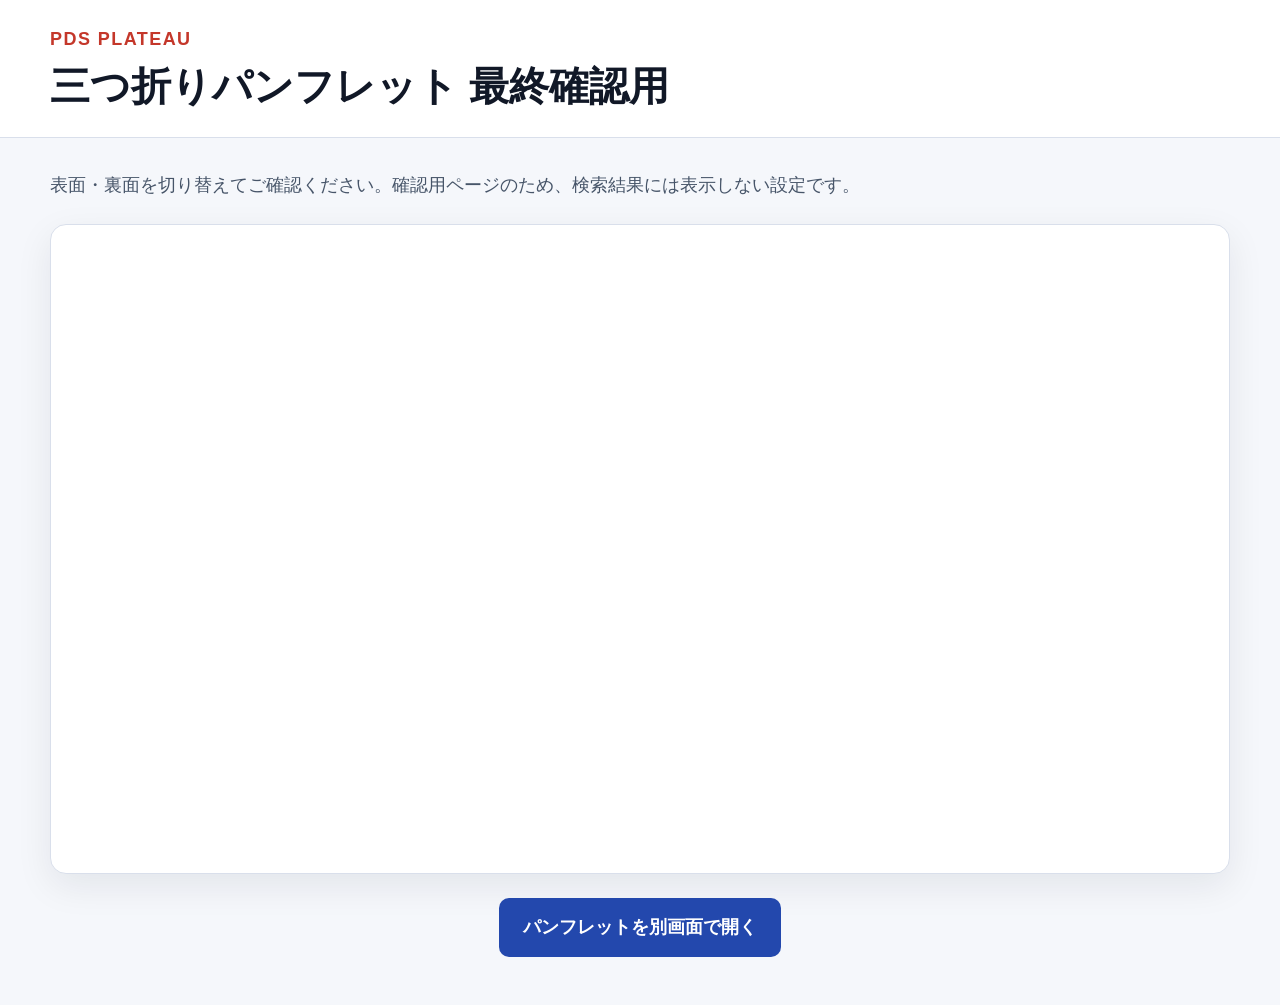
<file: pamphlet.html>
<!doctype html>
<html lang="ja">
<head>
  <meta charset="utf-8">
  <meta name="viewport" content="width=device-width, initial-scale=1">
  <meta name="robots" content="noindex, nofollow">
  <title>三つ折りパンフレット確認用｜金沢脳卒中専門デイサービス</title>
  <link rel="stylesheet" href="assets/tokens.css">
  <style>
    * { box-sizing: border-box; }
    body {
      margin: 0;
      background: #f5f7fb;
      color: #111827;
      font-family: "Hiragino Kaku Gothic ProN", "Yu Gothic", "Meiryo", sans-serif;
      font-size: 18px;
      line-height: 1.7;
    }
    header {
      padding: 24px;
      border-bottom: 1px solid #d9dfeb;
      background: #fff;
    }
    .header-inner, main { width: min(1180px, calc(100% - 32px)); margin: 0 auto; }
    .brand { margin: 0 0 4px; color: #c4372a; font-weight: 700; letter-spacing: .08em; }
    h1 { margin: 0; font-size: clamp(24px, 4vw, 40px); line-height: 1.35; }
    main { padding: 32px 0 48px; }
    .notice { margin: 0 0 24px; color: #475569; }
    .viewer {
      overflow: hidden;
      min-height: 72vh;
      border: 1px solid #d9dfeb;
      border-radius: 16px;
      background: #fff;
      box-shadow: 0 12px 36px rgba(15, 23, 42, .08);
    }
    iframe { display: block; width: 100%; min-height: 72vh; border: 0; }
    .fallback { margin: 24px 0 0; text-align: center; }
    .fallback a {
      display: inline-block;
      padding: 14px 24px;
      border-radius: 10px;
      background: #2348ad;
      color: #fff;
      font-weight: 700;
      text-decoration: none;
    }
    @media (max-width: 640px) {
      header { padding: 16px 0; }
      main { padding-top: 24px; }
      .viewer, iframe { min-height: 68vh; }
    }
  </style>
</head>
<body>
  <header>
    <div class="header-inner">
      <p class="brand">PDS PLATEAU</p>
      <h1>三つ折りパンフレット 最終確認用</h1>
    </div>
  </header>
  <main>
    <p class="notice">表面・裏面を切り替えてご確認ください。確認用ページのため、検索結果には表示しない設定です。</p>
    <div class="viewer">
      <iframe
        title="金沢脳卒中専門デイサービス 三つ折りパンフレット"
        src="https://www.canva.com/design/DAG1ZCGDv40/view?embed"
        allowfullscreen="allowfullscreen"
        loading="eager"></iframe>
    </div>
    <p class="fallback"><a href="https://www.canva.com/d/A5SQIUUzA99Ckc0" target="_blank" rel="noopener">パンフレットを別画面で開く</a></p>
  </main>
</body>
</html>
</file>
<file: assets/kanazawa-nosotchu.css>
@import url("tokens.css");

:root{
  --stroke-red:#C0392B;
  --stroke-red-dark:#8E2B22;
  --stroke-red-soft:#FBE9E7;
  --stroke-blue:#1E3778;
  --stroke-ink:#11182B;
  --stroke-paper:#F7F5F1;
}

*{box-sizing:border-box;}
html{scroll-behavior:smooth;}
body{margin:0;color:var(--stroke-ink);background:#fff;font:400 18px/1.9 var(--pds-font-body);word-break:auto-phrase;overflow-wrap:break-word;overflow-x:hidden;}
h1,h2,h3{text-wrap:balance;}
p,li,td{text-wrap:pretty;}
img{display:block;width:100%;height:100%;object-fit:cover;}
a{color:inherit;}
button,select,input{font:inherit;}
.skip{position:absolute;left:-9999px;top:8px;z-index:100;background:#fff;padding:12px 16px;}
.skip:focus{left:8px;}
.draft-banner{background:var(--pds-warning-bg);color:#5E410F;padding:8px 16px;text-align:center;font-size:14px;font-weight:700;}
.inner{width:min(1160px,calc(100% - 48px));margin-inline:auto;}
.hero-grid>*,.section-head>*,.problem-grid>*,.community-grid>*,.support-grid>*,.facts-grid>*,.contact-row>*,.simulator>*,.referral-grid>*,.nav-row>*{min-width:0;}
.eyebrow{display:inline-block;color:var(--stroke-red);font:900 14px/1.4 var(--pds-font-ui);letter-spacing:.12em;}
.site-nav{position:sticky;top:0;z-index:30;background:rgba(255,255,255,.96);border-bottom:1px solid var(--pds-border);backdrop-filter:blur(12px);}
.nav-row{min-height:72px;display:flex;align-items:center;justify-content:space-between;gap:24px;}
.brand{display:flex;align-items:center;gap:12px;text-decoration:none;font:900 18px/1.45 var(--pds-font-ui);}
.brand small{display:block;color:var(--stroke-red);font-size:14px;letter-spacing:.08em;}
.brand-mark{width:54px;height:54px;flex:0 0 54px;overflow:hidden;border-radius:50%;background:#fff;}
.brand-mark img{object-fit:contain;transform:scale(1.2);}
.nav-links{display:flex;align-items:center;gap:24px;font-weight:700;}
.nav-links a{text-decoration:none;}
.nav-cta{min-height:48px;padding:0 16px;display:inline-flex;align-items:center;border-radius:8px;background:var(--pds-primary);color:#fff;}

.hero{position:relative;overflow:hidden;background:var(--stroke-ink);color:#fff;}
.hero::before{content:"";position:absolute;left:0;right:0;bottom:48px;height:8px;background:linear-gradient(90deg,var(--stroke-red) 0 43%,transparent 43%);z-index:2;}
.hero-grid{min-height:720px;display:grid;grid-template-columns:.92fr 1.08fr;align-items:stretch;}
.hero-copy{padding:88px 56px 104px 0;display:flex;flex-direction:column;justify-content:center;position:relative;z-index:2;}
.hero-copy::after{content:"";position:absolute;width:240px;height:240px;border:1px solid rgba(255,255,255,.12);border-radius:50%;right:-80px;top:72px;}
.hero .eyebrow{color:#FFB9B1;}
.hero h1{margin:16px 0 24px;font:900 clamp(40px,5.7vw,72px)/1.25 var(--pds-font-ui);letter-spacing:.01em;}
.hero h1 span{color:#FFB9B1;}
.hero-lead{max-width:600px;margin:0 0 32px;font-size:20px;}
.hero-media{position:relative;min-width:0;}
.hero-media::after{content:"";position:absolute;inset:0;background:linear-gradient(90deg,var(--stroke-ink),transparent 28%),linear-gradient(0deg,rgba(17,24,43,.35),transparent 45%);}
.hero-media img{object-position:center;}
.photo-label{position:absolute;right:16px;top:16px;z-index:3;padding:6px 12px;border-radius:999px;background:rgba(17,24,43,.84);color:#fff;font:700 14px/1.4 var(--pds-font-ui);}
.hero-stamp{position:absolute;right:24px;bottom:80px;z-index:2;width:160px;min-height:160px;padding:24px;border-radius:50%;display:flex;align-items:center;justify-content:center;text-align:center;background:var(--stroke-red);color:#fff;font:900 20px/1.5 var(--pds-font-ui);transform:rotate(-6deg);}
.hero-actions{display:flex;flex-wrap:wrap;gap:12px;}
.btn{min-width:88px;min-height:48px;padding:0 16px;border:2px solid transparent;border-radius:8px;display:inline-flex;align-items:center;justify-content:center;text-decoration:none;font-weight:700;}
.btn-primary{background:var(--pds-primary);color:#fff;}
.btn-secondary{background:#fff;color:var(--pds-primary);border-color:var(--pds-primary);}
.hero .btn-secondary{border-color:#fff;}

.fact-ribbon{background:var(--stroke-paper);border-bottom:1px solid var(--pds-border);}
.facts-quick{display:grid;grid-template-columns:1.25fr .8fr .95fr 1.3fr;}
.quick{padding:24px;border-left:1px solid var(--pds-border);min-height:120px;}
.quick:first-child{border-left:0;padding-left:0;}
.quick span{display:block;color:var(--pds-text-sub);font-size:14px;font-weight:700;}
.quick strong{display:block;margin-top:8px;font:900 20px/1.45 var(--pds-font-ui);}

.video-section{padding-block:72px;background:linear-gradient(135deg,#10172c 0%,#182249 58%,#24306e 100%);color:#fff;}
.video-grid{display:grid;grid-template-columns:.72fr 1.28fr;gap:48px;align-items:center;}
.video-copy .eyebrow{color:#ffb9b1;}
.video-copy h2{margin:8px 0 24px;font:900 40px/1.4 var(--pds-font-ui);}
.video-copy p{margin:0 0 16px;color:#edf0fa;}
.video-note{padding-top:16px;border-top:1px solid rgba(255,255,255,.24);font-size:14px!important;}
.video-frame{overflow:hidden;border:1px solid rgba(255,255,255,.28);border-radius:14px;background:#000;box-shadow:0 24px 64px rgba(0,0,0,.32);}
.video-frame video{display:block;width:100%;height:auto;aspect-ratio:16/9;background:#000;}

section{padding-block:80px;}
.section-head{display:grid;grid-template-columns:minmax(0,1fr) minmax(280px,500px);gap:48px;align-items:end;margin-bottom:48px;}
.section-head h2,.practical-hero h1{margin:8px 0 0;font:900 clamp(32px,4.3vw,52px)/1.35 var(--pds-font-ui);}
.section-head p{margin:0;color:var(--pds-text-sub);}
.paper{background:var(--stroke-paper);}
.soft-red{background:linear-gradient(135deg,var(--stroke-red-soft),#fff 65%);}
.problem-grid{display:grid;grid-template-columns:.8fr 1.2fr;gap:64px;align-items:start;}
.problem-number{font:900 clamp(88px,13vw,180px)/.8 var(--pds-font-ui);color:var(--stroke-red-soft);}
.problem-copy h2{margin:0 0 24px;font:900 40px/1.4 var(--pds-font-ui);color:var(--stroke-blue);}
.problem-copy p{margin:0 0 16px;}
.pull-quote{margin:32px 0 0;padding:24px 0 24px 32px;border-left:8px solid var(--stroke-red);font:700 26px/1.6 var(--pds-font-ui);}

.community-grid{display:grid;grid-template-columns:1.15fr .85fr;gap:0;align-items:center;}
.community-photo{position:relative;height:660px;overflow:hidden;border-radius:14px 0 0 14px;}
.community-copy{position:relative;margin-left:-64px;padding:48px;background:#fff;border-radius:14px;border-top:8px solid var(--stroke-red);box-shadow:0 24px 64px rgba(17,24,43,.18);}
.community-copy h2{margin:8px 0 24px;font:900 40px/1.4 var(--pds-font-ui);color:var(--stroke-blue);}
.community-copy p{margin:0 0 16px;}
.photo-note,.source-note{font-size:14px;color:var(--pds-text-muted);}

.movement-line{position:relative;display:grid;grid-template-columns:repeat(4,1fr);gap:0;margin-top:48px;}
.movement-line::before{content:"";position:absolute;left:10%;right:10%;top:31px;height:8px;background:var(--stroke-red-soft);}
.movement{position:relative;padding:0 24px 24px;}
.movement b{position:relative;z-index:1;width:64px;height:64px;border-radius:50%;display:flex;align-items:center;justify-content:center;background:var(--stroke-red);color:#fff;font:900 26px var(--pds-font-ui);}
.movement h3{margin:24px 0 8px;font:900 26px/1.4 var(--pds-font-ui);color:var(--stroke-blue);}
.movement p{margin:0;}

.hands-on-section{padding-block:0 80px;background:linear-gradient(180deg,#fff 0 28%,var(--stroke-paper) 28%);}
.hands-on-grid{display:grid;grid-template-columns:.82fr 1.18fr;align-items:center;gap:0;}
.hands-on-photo{position:relative;height:620px;overflow:hidden;border-radius:14px;box-shadow:0 24px 64px rgba(17,24,43,.16);}
.hands-on-photo img{object-position:center 82%;}
.hands-on-copy{position:relative;margin-left:-48px;padding:48px 56px;background:#fff;border-left:8px solid var(--stroke-red);box-shadow:0 18px 48px rgba(17,24,43,.12);}
.hands-on-copy h2{margin:8px 0 24px;color:var(--stroke-blue);font:900 40px/1.4 var(--pds-font-ui);}
.hands-on-copy p{margin:0 0 16px;}

.care-evidence-head{max-width:760px;margin-bottom:40px;}
.care-evidence-head h2{margin:8px 0 16px;color:var(--stroke-blue);font:900 40px/1.4 var(--pds-font-ui);}
.care-evidence-grid{display:grid;grid-template-columns:1.2fr .9fr .9fr;gap:16px;}
.care-evidence-card{overflow:hidden;background:#fff;border:1px solid var(--pds-border);border-radius:14px;box-shadow:0 14px 36px rgba(17,24,43,.08);}
.care-evidence-photo{position:relative;height:280px;overflow:hidden;}
.care-evidence-card:first-child .care-evidence-photo{height:360px;}
.care-evidence-copy{padding:24px;}
.care-evidence-copy strong{display:block;margin-bottom:8px;color:var(--stroke-blue);font:900 24px/1.4 var(--pds-font-ui);}
.care-evidence-copy p{margin:0;color:var(--pds-text-sub);}

.support-grid{display:grid;grid-template-columns:1.05fr .95fr;gap:24px;}
.support-photo{min-height:560px;border-radius:14px;overflow:hidden;}
.support-copy{padding:40px;background:var(--stroke-blue);color:#fff;border-radius:14px;display:flex;flex-direction:column;justify-content:center;}
.support-copy .eyebrow{color:#FFB9B1;}
.support-copy h2{margin:8px 0 24px;font:900 40px/1.4 var(--pds-font-ui);}
.support-copy dl{margin:16px 0 0;display:grid;gap:24px;}
.support-copy dt{font-weight:900;}
.support-copy dd{margin:4px 0 0;color:#EDF0FA;}

.day-flow{display:grid;grid-template-columns:repeat(5,1fr);border-top:1px solid var(--pds-border);border-bottom:1px solid var(--pds-border);}
.day-step{min-height:180px;padding:24px 16px;border-left:1px solid var(--pds-border);}
.day-step:first-child{border-left:0;}
.day-step time{display:block;color:var(--stroke-red);font-weight:900;font-variant-numeric:tabular-nums;}
.day-step strong{display:block;margin:8px 0;font-size:20px;}

.availability-wrap{overflow-x:auto;border:1px solid var(--pds-border);border-radius:14px;background:#fff;}
.availability-table,.fact-table,.acceptance-table{width:100%;border-collapse:collapse;table-layout:fixed;}
.availability-table{min-width:600px;}
.availability-table th,.availability-table td,.fact-table th,.fact-table td,.acceptance-table th,.acceptance-table td{padding:16px;border-bottom:1px solid var(--pds-border);text-align:left;vertical-align:top;}
.availability-table thead th,.acceptance-table thead th{background:var(--stroke-ink);color:#fff;}
.availability-table td{height:64px;}
.availability-message{margin:0;padding:24px;color:var(--pds-text-sub);}
.status{display:inline-flex;align-items:center;min-height:36px;padding:4px 12px;border-radius:999px;font-weight:700;}
.status-many{color:var(--pds-success);background:var(--pds-success-bg);}
.status-few{color:var(--pds-warning);background:var(--pds-warning-bg);}
.status-none{color:var(--pds-danger);background:var(--pds-danger-bg);}
.status-info{color:var(--pds-info);background:var(--pds-info-bg);}

.simulator{display:grid;grid-template-columns:1.05fr .95fr;gap:24px;align-items:start;}
.sim-panel,.result-panel{padding:24px;border:1px solid var(--pds-border);border-radius:14px;background:#fff;}
.form-grid{display:grid;grid-template-columns:1fr 1fr;gap:24px 16px;}
.field{display:grid;gap:8px;font-weight:700;}
.field select{width:100%;min-height:48px;padding:0 12px;border:1px solid var(--pds-border-input);border-radius:8px;background:#fff;color:var(--stroke-ink);}
.field-wide{grid-column:1/-1;}
.check-field{min-height:48px;display:flex;align-items:center;gap:12px;font-weight:700;}
.check-field input{width:24px;height:24px;accent-color:var(--pds-primary);}
.hidden{display:none!important;}
.result-panel{position:sticky;top:96px;background:var(--stroke-ink);color:#fff;border-color:var(--stroke-ink);}
.result-panel h3{margin:0;font:700 20px var(--pds-font-ui);}
.total{margin:16px 0;color:#FFB9B1;font:900 clamp(40px,6vw,64px)/1.2 var(--pds-font-ui);font-variant-numeric:tabular-nums;}
.breakdown{list-style:none;margin:0;padding:0;}
.breakdown li{display:flex;justify-content:space-between;gap:24px;padding:12px 0;border-bottom:1px solid rgba(255,255,255,.18);}
.breakdown b{text-align:right;font-variant-numeric:tabular-nums;}
.notice{margin-top:24px;padding:24px;border-radius:14px;background:var(--pds-warning-bg);color:#5E410F;}
.notice strong{display:block;margin-bottom:8px;}

.facts-grid{display:grid;grid-template-columns:.8fr 1.2fr;gap:48px;align-items:start;}
.facts-photo{height:560px;border-radius:14px;overflow:hidden;}
.fact-table th{width:32%;color:var(--pds-text-sub);}
.fact-table td{overflow-wrap:break-word;}
.contact-band{background:var(--stroke-red-dark);color:#fff;}
.contact-row{display:grid;grid-template-columns:1fr auto;gap:48px;align-items:center;}
.contact-row h2{margin:8px 0;font:900 36px/1.4 var(--pds-font-ui);}
.contact-band .eyebrow{color:#FFD4CF;}
.phone{font:900 clamp(28px,4vw,44px)/1.2 var(--pds-font-ui);font-variant-numeric:tabular-nums;text-decoration:none;}

.practical-hero{padding-block:72px;background:linear-gradient(120deg,var(--stroke-red-soft),#fff 58%,var(--pds-primary-tint));border-bottom:1px solid var(--pds-border);}
.practical-hero p{max-width:780px;margin:16px 0 0;}
.quick-facts{display:grid;grid-template-columns:repeat(4,1fr);gap:16px;margin-top:32px;}
.quick-fact{padding:24px;background:#fff;border:1px solid var(--pds-border);border-radius:14px;}
.quick-fact span{display:block;color:var(--pds-text-sub);font-size:14px;font-weight:700;}
.quick-fact strong{display:block;margin-top:8px;font-size:20px;}
.detail-jump-wrap{margin-top:24px;text-align:center;}
.detail-jump{display:inline-flex;align-items:center;justify-content:center;min-height:52px;padding:12px 24px;border-radius:999px;background:var(--stroke-blue);color:#fff;font-weight:900;text-decoration:none;}
.detail-jump:hover{filter:brightness(1.08);}
#service-codes{scroll-margin-top:88px;}
.code-note{padding:20px 24px;border-left:6px solid var(--stroke-red);background:#fff;border-radius:0 14px 14px 0;}
.code-note p{margin:0;}
.code-note p+p{margin-top:8px;color:var(--pds-text-sub);}
.code-group{margin-top:32px;padding:28px;border:1px solid var(--pds-border);border-radius:14px;background:#fff;}
.code-group h3{margin:0 0 8px;color:var(--stroke-blue);font:900 26px/1.45 var(--pds-font-ui);}
.code-group>p{margin:0 0 20px;color:var(--pds-text-sub);}
.code-table-wrap{overflow-x:auto;-webkit-overflow-scrolling:touch;}
.code-table{width:100%;min-width:760px;border-collapse:collapse;}
.code-table th,.code-table td{padding:13px 12px;border-bottom:1px solid var(--pds-border);text-align:left;vertical-align:top;}
.code-table thead th{background:var(--stroke-ink);color:#fff;font-weight:900;}
.code-table tbody th{white-space:nowrap;color:var(--stroke-blue);}
.code-table code{font:800 16px/1.4 ui-monospace,SFMono-Regular,Menlo,monospace;color:var(--stroke-blue);}
.municipality-note{display:flex;flex-wrap:wrap;gap:8px 20px;margin-top:20px;padding:18px 20px;background:var(--pds-info-bg);color:var(--stroke-blue);}
.municipality-note strong{width:100%;}
.referral-grid{display:grid;grid-template-columns:.85fr 1.15fr;gap:48px;align-items:start;}
.fit-panel{padding:32px;background:var(--stroke-blue);color:#fff;border-radius:14px;}
.fit-panel h2{margin:8px 0 24px;font:900 36px/1.4 var(--pds-font-ui);}
.fit-lead{margin:0 0 24px;color:#fff;font-weight:700;}
.fit-list{margin:0;padding-left:24px;display:grid;gap:16px;}
.acceptance-title{margin:8px 0 24px;font:900 36px/1.4 var(--pds-font-ui);}
.acceptance-wrap{overflow-x:auto;border:1px solid var(--pds-border);border-radius:14px;}
.acceptance-table th:first-child{width:34%;}
.decision-note{margin-top:24px;padding:24px;border-left:8px solid var(--stroke-blue);background:var(--pds-info-bg);color:var(--stroke-blue);}
.decision-note p{margin:8px 0 0;color:var(--stroke-ink);}
footer{padding:32px 0;background:#0D1326;color:#fff;font-size:14px;}

@media(max-width:900px){
  .nav-links a:not(.nav-cta){display:none;}
  .hero-grid,.video-grid,.problem-grid,.community-grid,.support-grid,.section-head,.simulator,.facts-grid,.contact-row,.referral-grid{grid-template-columns:1fr;}
  .hands-on-grid,.care-evidence-grid{grid-template-columns:1fr;}
  .hero-copy{padding:72px 0 48px;}
  .hero-media{height:520px;}
  .hero-media::after{background:linear-gradient(0deg,var(--stroke-ink),transparent 35%);}
  .facts-quick,.quick-facts{grid-template-columns:1fr 1fr;}
  .quick:nth-child(3){border-left:0;}
  .community-photo{height:560px;border-radius:14px;}
  .community-copy{margin:-80px 24px 0;}
  .hands-on-section{padding-top:0;}
  .hands-on-copy{margin:-64px 24px 0;}
  .care-evidence-card:first-child .care-evidence-photo,.care-evidence-photo{height:360px;}
  .movement-line{grid-template-columns:1fr 1fr;gap:32px 0;}
  .movement-line::before{display:none;}
  .day-flow{grid-template-columns:1fr 1fr;}
  .day-step{border-bottom:1px solid var(--pds-border);}
  .result-panel{position:static;}
}

@media(max-width:620px){
  body,.draft-banner,p,li,td,th{word-break:auto-phrase;overflow-wrap:break-word;}
  .inner{width:min(100% - 32px,1160px);}
  section{padding-block:64px;}
  .hero-grid{min-height:auto;}
  .hero-copy::after,.hero-stamp{display:none;}
  .hero::before{bottom:0;}
  .nav-row{gap:8px;}
  .brand{font-size:16px;line-height:1.35;}
  .brand small{font-size:14px;}
  .brand-mark{width:42px;height:42px;flex-basis:42px;}
  .nav-cta{display:none;}
  .hero h1,.practical-hero h1{font-size:36px;word-break:auto-phrase;overflow-wrap:break-word;}
  .hero-lead{font-size:18px;}
  .hero-actions{display:grid;grid-template-columns:1fr;}
  .hero-actions .btn{width:100%;}
  .hero-media{height:380px;}
  .facts-quick,.quick-facts,.movement-line,.day-flow,.form-grid{grid-template-columns:1fr;}
  .quick,.quick:first-child{padding:24px 0;border-left:0;border-bottom:1px solid var(--pds-border);}
  .section-head{gap:16px;margin-bottom:32px;}
  .problem-copy h2,.community-copy h2,.support-copy h2{font-size:32px;}
  .hands-on-photo{height:480px;}
  .hands-on-copy{margin:-40px 16px 0;padding:24px;}
  .hands-on-copy h2,.care-evidence-head h2{font-size:32px;}
  .care-evidence-card:first-child .care-evidence-photo,.care-evidence-photo{height:260px;}
  .community-photo{height:420px;}
  .community-copy{margin:-48px 16px 0;padding:24px;}
  .support-photo{min-height:400px;}
  .support-copy{padding:24px;}
  .movement{padding-inline:0;}
  .day-step{min-height:auto;border-left:0;}
  .contact-row{gap:24px;}
  .breakdown li{display:grid;gap:4px;}
  .breakdown b{text-align:left;}
  .facts-photo{height:400px;}
  .detail-jump{width:100%;border-radius:14px;}
  .fit-panel{padding:24px;}
  .fit-panel h2,.acceptance-title{font-size:32px;}
  .acceptance-table,.acceptance-table tbody,.acceptance-table tr,.acceptance-table th,.acceptance-table td{display:block;width:100%;}
  .acceptance-table thead{position:absolute;width:1px;height:1px;overflow:hidden;clip:rect(0 0 0 0);clip-path:inset(50%);white-space:nowrap;}
  .acceptance-table tbody{display:grid;}
  .acceptance-table tbody tr{padding:16px;border-bottom:1px solid var(--pds-border);}
  .acceptance-table tbody tr:last-child{border-bottom:0;}
  .acceptance-table tbody th,.acceptance-table tbody td{padding:0;border:0;}
  .acceptance-table tbody th{margin-bottom:8px;color:var(--stroke-blue);}
  .decision-note{padding:24px 16px;}
  .code-group{padding:20px 16px;}
  .availability-table{min-width:0;table-layout:fixed;}
  .availability-table th,.availability-table td{padding:12px 8px;}
  .availability-table th:first-child{width:56px;}
  .status{min-height:36px;padding:4px 8px;font-size:14px;}
}

@media(prefers-reduced-motion:reduce){html{scroll-behavior:auto;}}
</file>
<file: mobile-review.css>
/* Smartphone-only corrections; desktop and printed page layout stay unchanged. */
.pds-mobile-call{display:none}
@media screen and (max-width:640px){
  html{scroll-padding-bottom:calc(112px + env(safe-area-inset-bottom,0px))}
  h1,h2,h3,p,li,dt,dd,th,td,label{word-break:auto-phrase;overflow-wrap:normal;line-break:strict}
  h1,h2,h3{text-wrap:balance}
  .pds-phrase,.pds-number,.pds-word{display:inline-block;text-indent:0;max-width:100%;vertical-align:baseline}
  .pds-number{white-space:nowrap}
  a[href^="tel:"]{word-break:normal}
  .phone{font-size:clamp(24px,7.4vw,32px)!important;white-space:nowrap}
  .inner,.card,.sim-panel,.sim-form,.result-panel,.sim-result,.form-grid>*,.hero-copy{min-width:0}
  select{min-width:0;max-width:100%}
  .btn,.button,button{max-width:100%;height:auto;line-height:1.5;word-break:auto-phrase;overflow-wrap:normal;text-wrap:balance}
  .availability-table{width:100%!important;min-width:0!important;table-layout:fixed}
  .availability-table th,.availability-table td{padding:12px 8px!important;overflow-wrap:normal}
  .availability-table th:first-child,.availability-table td:first-child{width:48px!important}
  .availability-table th:not(:first-child){width:auto!important}
  .availability-table .status,.availability-table .badge{max-width:100%;min-width:0;padding-left:4px;padding-right:4px}
  .pds-stack-table{width:100%!important;min-width:0!important;border:0!important}
  .pds-stack-table thead{position:absolute;width:1px;height:1px;overflow:hidden;clip-path:inset(50%)}
  .pds-stack-table tbody,.pds-stack-table tr{display:block;width:100%}
  .pds-stack-table tbody tr{margin-bottom:16px;border:1px solid var(--line,#ddd);border-radius:8px;overflow:hidden}
  .pds-stack-table tbody td{display:grid!important;grid-template-columns:minmax(72px,.65fr) minmax(0,1fr);gap:8px;width:100%!important;padding:12px 8px!important;text-align:left!important;border-width:0 0 1px!important;white-space:normal}
  .pds-stack-table tbody td::before{content:attr(data-mobile-label);font-weight:700;word-break:auto-phrase}
  .pds-call-page{padding-bottom:calc(104px + env(safe-area-inset-bottom,0px))!important}
  .pds-mobile-call{display:block;position:fixed;z-index:50;left:0;right:0;bottom:0;padding:8px 16px calc(8px + env(safe-area-inset-bottom,0px));background:rgba(255,255,255,.97);border-top:1px solid var(--line,#ddd)}
  .pds-mobile-call a{display:flex;flex-direction:column;align-items:center;justify-content:center;min-height:64px;gap:0;padding:8px 16px;border-radius:8px;background:var(--pds-call-color,#3335BB);color:#fff;text-decoration:none;font:700 18px/1.4 "Noto Sans JP","Hiragino Sans",sans-serif;white-space:nowrap}
  .pds-mobile-call strong{font-size:24px;line-height:1.3;font-variant-numeric:tabular-nums}
  .pds-mobile-call a:focus-visible{outline:3px solid #14172b;outline-offset:2px}
  .mobile-actions{padding-bottom:calc(10px + env(safe-area-inset-bottom,0px))}
}
@media print{.pds-mobile-call{display:none!important}}

@media screen and (max-width:640px){.contact h2{font-size:26px}}

@media screen and (max-width:640px){.pds-phrase br{display:none}}

@media screen and (max-width:640px){
 h1:has(.pds-phrase){font-size:28px!important}
 h2:has(.pds-phrase){font-size:26px!important}
 h3:has(.pds-phrase){font-size:20px!important}
 .pds-phrase{white-space:nowrap;max-width:none}
 .pds-stack-table thead th{display:none}
}
@media screen and (min-width:360px) and (max-width:640px){h1:has(.pds-phrase){font-size:32px!important}}

@media screen and (max-width:640px){
 .pds-phrase,.pds-number,.pds-word{display:inline-block!important;font:inherit!important;color:inherit!important;letter-spacing:inherit!important;text-transform:inherit!important;margin:0!important;padding:0!important;border:0!important;border-radius:0!important;background:none!important;box-shadow:none!important;min-width:0!important;min-height:0!important;width:auto!important;height:auto!important}
}

@media screen and (max-width:640px){.pds-phrase>strong,.pds-phrase>em{display:inline!important}h1:has(.pds-phrase) strong:empty,h2:has(.pds-phrase) strong:empty{display:none!important}}

.pds-cell-value{display:contents}
@media screen and (max-width:640px){.pds-cell-value{display:block;min-width:0}}

.pds-label-text{display:contents}
@media screen and (max-width:640px){
 .pds-label-text{display:block;min-width:0;flex:1}
 .total{font-size:32px!important;line-height:1.4}
 .field select,select{appearance:none;-webkit-appearance:none;width:100%;max-width:100%;min-width:0;min-height:48px;padding-right:32px;background-image:url("data:image/svg+xml,%3Csvg xmlns='http://www.w3.org/2000/svg' width='16' height='16' viewBox='0 0 16 16'%3E%3Cpath d='M4 6l4 4 4-4' fill='none' stroke='%23555B73' stroke-width='2'/%3E%3C/svg%3E");background-position:right 8px center;background-repeat:no-repeat;box-sizing:border-box}
 .fact-table th{width:112px!important;padding-left:8px!important;padding-right:8px!important}
 .fact-table td{padding-left:8px!important;padding-right:8px!important}
}

@media screen and (max-width:640px){.pds-word{white-space:nowrap}}

@media screen and (max-width:640px){select{overflow:hidden;text-overflow:ellipsis}}

.pds-flow-text{display:contents}
@media screen and (max-width:640px){
 .pds-flow-text{display:block!important;min-width:0!important;font:inherit!important;color:inherit!important;padding:0!important;margin:0!important;white-space:normal}
 .availability-table th:first-child,.availability-table td:first-child{width:56px!important}
}

@media screen and (max-width:640px){.code-table td{grid-template-columns:1fr!important;gap:4px!important}.code-table td::before{white-space:normal!important}}

@media screen and (max-width:640px){#codes td{grid-template-columns:1fr!important;gap:4px!important}#codes td::before{white-space:normal!important}}

@media screen and (max-width:640px){.hands-on-grid>*{min-width:0}.hands-on-grid{grid-template-columns:minmax(0,1fr)}}
</file>
<file: assets/tokens.css>
/* =====================================================================
   PDS PLATEAU 介護ソフト 共通デザイントークン (tokens.css)
   そのまま読み込んで使用可。詳細ルールは design.md を参照。
   ===================================================================== */

:root{
  /* --- Brand --- */
  --pds-primary:        #3335BB;
  --pds-primary-dark:   #282A99;  /* hover / pressed / 見出し */
  --pds-tint:           #DDE1F7;  /* 選択背景 */
  --pds-tint-weak:      #EEF0FB;  /* ヘッダー帯 / 補助背景 */

  /* --- Neutral (白→黒) --- */
  --pds-white:          #FFFFFF;
  --pds-bg:             #F4F5FB;  /* 画面背景 */
  --pds-border:         #E4E6F0;  /* 枠線 */
  --pds-border-input:   #CDD1E4;  /* 入力欄の枠 */
  --pds-text-muted:       #686F88;  /* 補足文字（白/薄灰背景で4.5:1以上を確保） */
  --pds-text-placeholder: #6C7494;  /* プレースホルダ（4.5:1以上） */
  --pds-text-sub:       #555B73;  /* 副文字 */
  --pds-text:           #14172B;  /* 本文・濃 */

  /* --- 状態色（意味を固定） --- */
  --pds-success:        #1C7B51;  --pds-success-bg: #E6F4EC;  /* 文字を濃色化し背景上で4.5:1以上 */
  --pds-warning:        #956319;  --pds-warning-bg: #FBF1DC;  /* 同上 */
  --pds-danger:         #C0392B;  --pds-danger-bg:  #FBE9E7;
  --pds-info:           #3335BB;  --pds-info-bg:    #EEF0FB;

  /* --- スペーシング（8の倍数） --- */
  --pds-space-1: 4px;  --pds-space-2: 8px;  --pds-space-3: 12px;
  --pds-space-4: 16px; --pds-space-6: 24px; --pds-space-8: 32px;
  --pds-space-12: 48px;

  /* --- 角丸 --- */
  --pds-radius-control: 8px;
  --pds-radius-card:    14px;

  /* --- コントロール高さ --- */
  --pds-control-h:      44px;  /* 標準 */
  --pds-control-h-lg:   48px;  /* 現場（大きめ） */
  --pds-control-h-sm:   36px;  /* 小 */

  /* --- タイポ（本文最小18px） --- */
  --pds-font-ui:   "Noto Sans JP","BIZ UDPGothic","Hiragino Kaku Gothic ProN","Yu Gothic","Meiryo",sans-serif;
  --pds-font-body: "BIZ UDPGothic","Noto Sans JP","Hiragino Kaku Gothic ProN","Yu Gothic","Meiryo",sans-serif;
  --pds-fs-title:   36px;  /* 900 */
  --pds-fs-section: 26px;  /* 700 */
  --pds-fs-subhead: 20px;  /* 700 */
  --pds-fs-body:    18px;  /* 400 最小 */
  --pds-fs-note:    14px;  /* 500 */
}

/* 日本語字形を必ず使う（中国字形フォールバック防止）。
   HTMLには必ず <html lang="ja"> を付けること。 */
html{ font-family: var(--pds-font-ui); color: var(--pds-text); }
body{ margin:0; background: var(--pds-bg); }
*{ box-sizing: border-box; }
</file>
